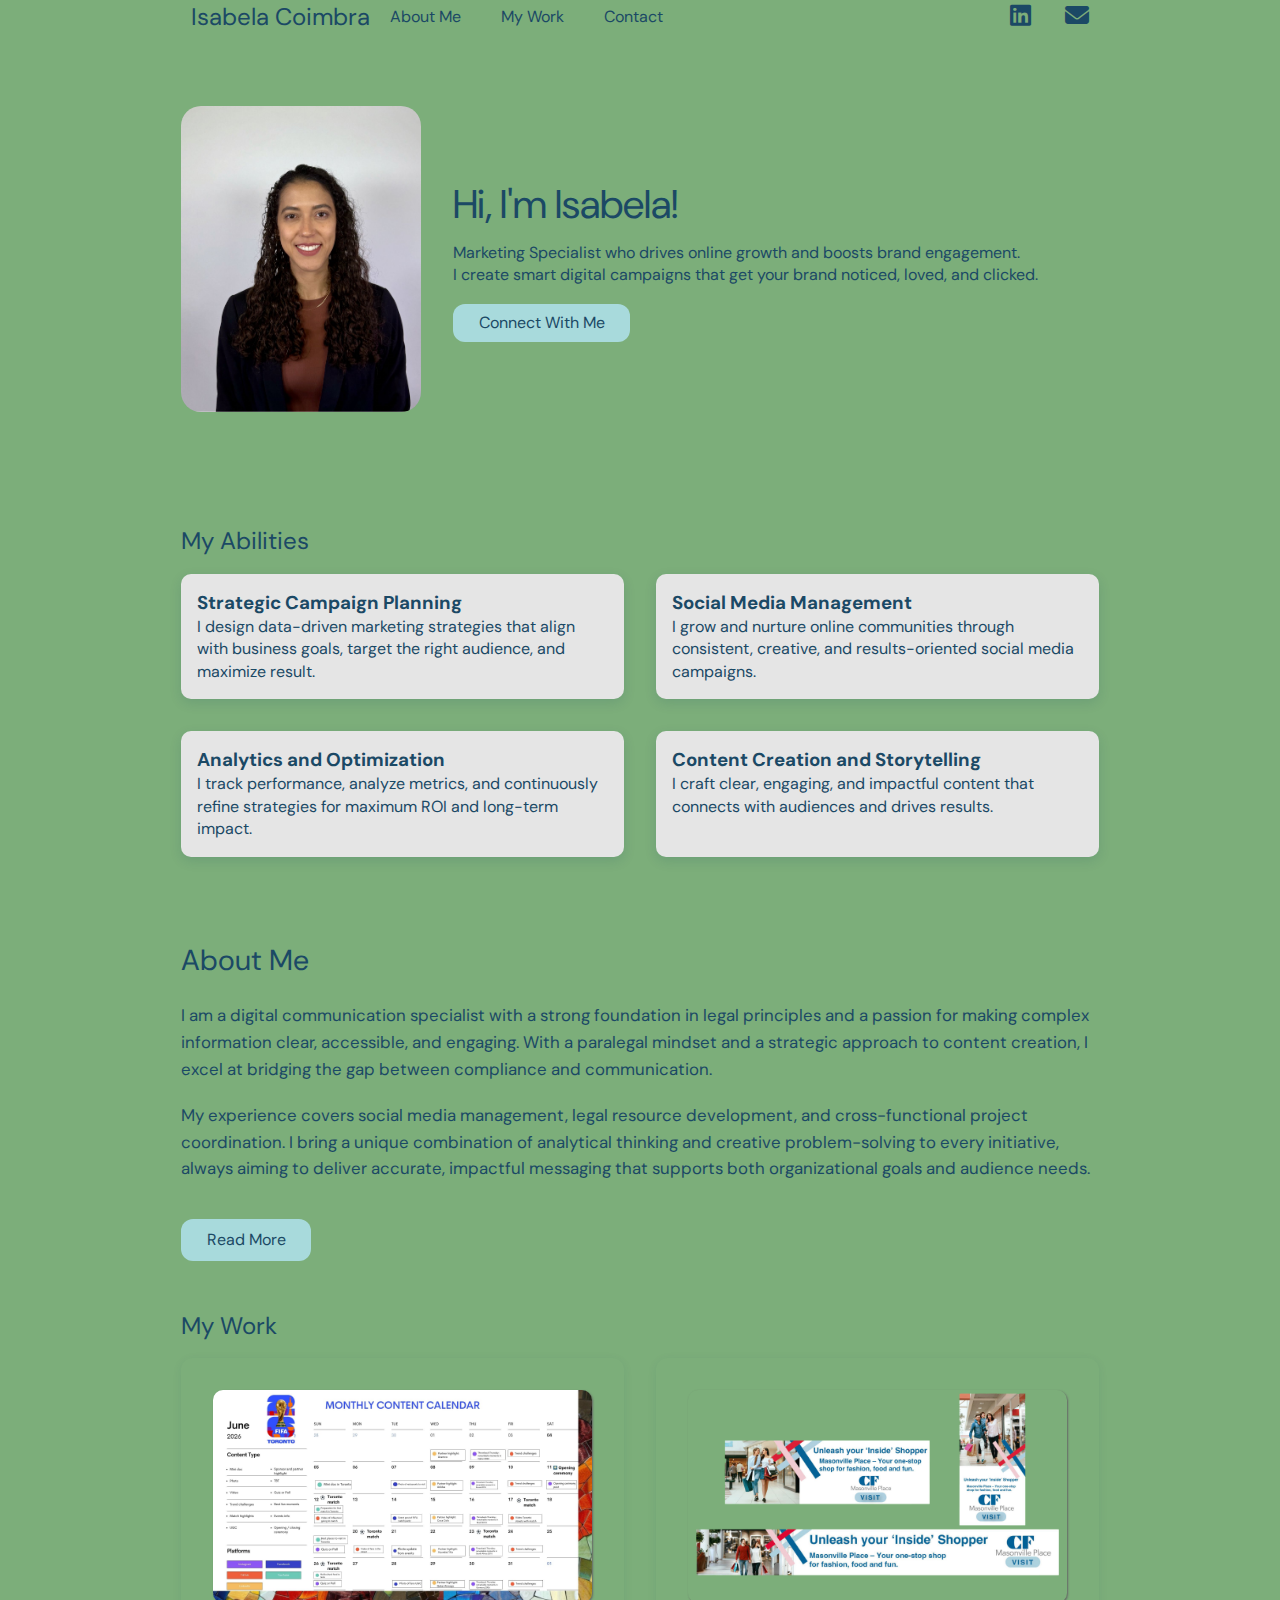
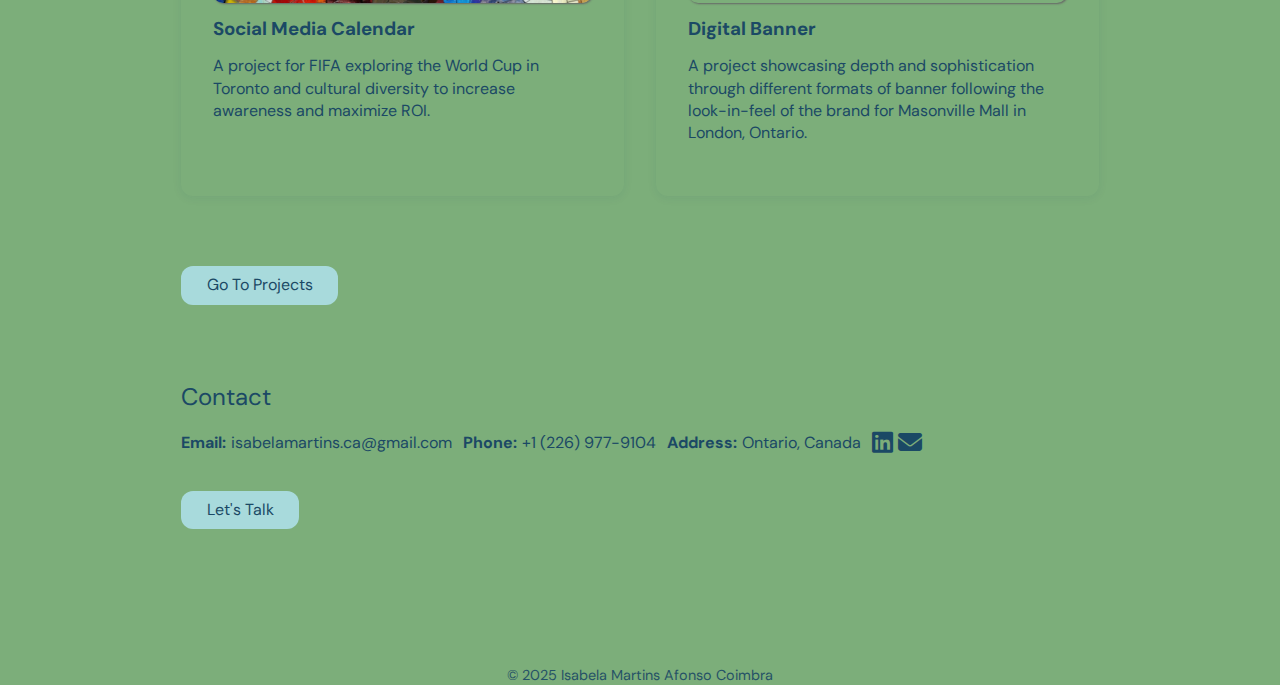
<file: index.html>
<!DOCTYPE html>
<html lang="en">

<head>
    <meta charset="UTF-8" />
    <meta name="viewport" content="width=device-width, initial-scale=1" />
    <title>Isabela Coimbra | Portfolio</title>
    <link href="https://fonts.googleapis.com/css2?family=DM+Sans:wght@400&display=swap" rel="stylesheet" />
    <link rel="stylesheet" href="https://cdnjs.cloudflare.com/ajax/libs/font-awesome/6.4.0/css/all.min.css" />
    <link rel="stylesheet" href="style.css" />
</head>

<body>
    <header class="container">
        <nav class="menu">
            <a href="index.html" class="logo">Isabela Coimbra</a>
            <ul class="nav-links">
                <li><a href="about-me.html">About Me</a></li>
                <li><a href="work.html">My Work</a></li>
                <li><a href="contact.html">Contact</a></li>
            </ul>
            <div class="social-icons">
                <a href="https://www.linkedin.com/in/isabelaafonsocoimbra/" target="_blank" aria-label="LinkedIn">
                    <i class="fab fa-linkedin"></i>
                </a>
                <a href="mailto:isabelamartins.ca@gmail.com" aria-label="Email">
                    <i class="fas fa-envelope"></i>
                </a>
            </div>
        </nav>
    </header>

    <main class="container">
        <section class="hero">
            <img src="assets/images/profile.jpg" alt="Perfil Isabela" class="profile-pic" />
            <div class="hero-text">
                <h1>Hi, I'm Isabela!</h1>
                <p>Marketing Specialist who drives online growth and boosts brand engagement.</p>
                <p>I create smart digital campaigns that get your brand noticed, loved, and clicked.</p>
                <a href="https://www.linkedin.com/in/isabelaafonsocoimbra/" target="_blank" class="btn">Connect With
                    Me</a>
            </div>
        </section>

        <section class="abilities">
            <h2 class="ability">My Abilities</h2>
            <div class="ability-cards">
                <article class="ability-card">
                    <h3>Strategic Campaign Planning</h3>
                    <p>I design data-driven marketing strategies that align with business goals, target the right
                        audience, and maximize result.</p>
                </article>

                <article class="ability-card">
                    <h3>Social Media Management</h3>
                    <p>I grow and nurture online communities through consistent, creative, and results-oriented social
                        media campaigns.</p>
                </article>

                <article class="ability-card">
                    <h3>Analytics and Optimization</h3>
                    <p>I track performance, analyze metrics, and continuously refine strategies for maximum ROI and
                        long-term impact.</p>
                </article>

                <article class="ability-card">
                    <h3>Content Creation and Storytelling</h3>
                    <p>I craft clear, engaging, and impactful content that connects with audiences and drives results.
                    </p>
                </article>
            </div>
        </section>

        <section class="about-me">
            <h2>About Me</h2>
            <p>
                I am a digital communication specialist with a strong foundation in legal principles and a passion for
                making complex information clear, accessible, and engaging. With a paralegal mindset and a strategic
                approach to content creation, I excel at bridging the gap between compliance and communication.
            </p>
            <p></p>
            <p>
                My experience covers social media management, legal resource development, and cross-functional project
                coordination. I bring a unique combination of analytical thinking and creative problem-solving to every
                initiative, always aiming to deliver accurate, impactful messaging that supports both organizational
                goals and audience needs.
            </p>
            <a href="about-me.html" class="btn-small">Read More</a>
        </section>

        <section class="my-work">
            <h2>My Work</h2>
            <div class="work-row">
                <div class="work-item">
                    <img src="assets/images/social-media-calendar.jpg" alt="Social Media Calendar" />
                    <h3>Social Media Calendar</h3>
                    <p>A project for FIFA exploring the World Cup in Toronto and cultural diversity to increase
                        awareness and maximize ROI.</p>
                </div>
                <div class="work-item">
                    <img src="assets/images/digital-banner.png" alt="Digital Banner" class="bg-match" />
                    <h3>Digital Banner</h3>
                    <p>A project showcasing depth and sophistication through different formats of banner following the
                        look-in-feel of the brand for Masonville Mall in London, Ontario.</p>
                </div>
            </div>
            <a href="work.html" class="btn-small">Go To Projects</a>
        </section>
    </main>

    <footer class="container footer">
        <section class="contact-footer">
            <h2>Contact</h2>
            <ul class="contact-list">
                <li><strong>Email:</strong> <a href="mailto:isabelamartins.ca@gmail.com">isabelamartins.ca@gmail.com</a>
                </li>
                <li><strong>Phone:</strong> <a href="tel:+12269779104">+1 (226) 977-9104</a></li>
                <li><strong>Address:</strong> <a href="https://goo.gl/maps/x" target="_blank">Ontario, Canada</a></li>
                <li class="contact-social">
                    <a href="https://www.linkedin.com/in/isabelaafonsocoimbra/" target="_blank" aria-label="LinkedIn">
                        <i class="fab fa-linkedin"></i>
                    </a>
                    <a href="mailto:isabelamartins.ca@gmail.com" aria-label="Email">
                        <i class="fas fa-envelope"></i>
                    </a>
                </li>
            </ul>
            <a href="contact.html" class="btn-small">Let's Talk</a>
        </section>
        <div class="footer-bottom">
            <p>© 2025 Isabela Martins Afonso Coimbra</p>
        </div>
    </footer>
</body>

</html>
</file>
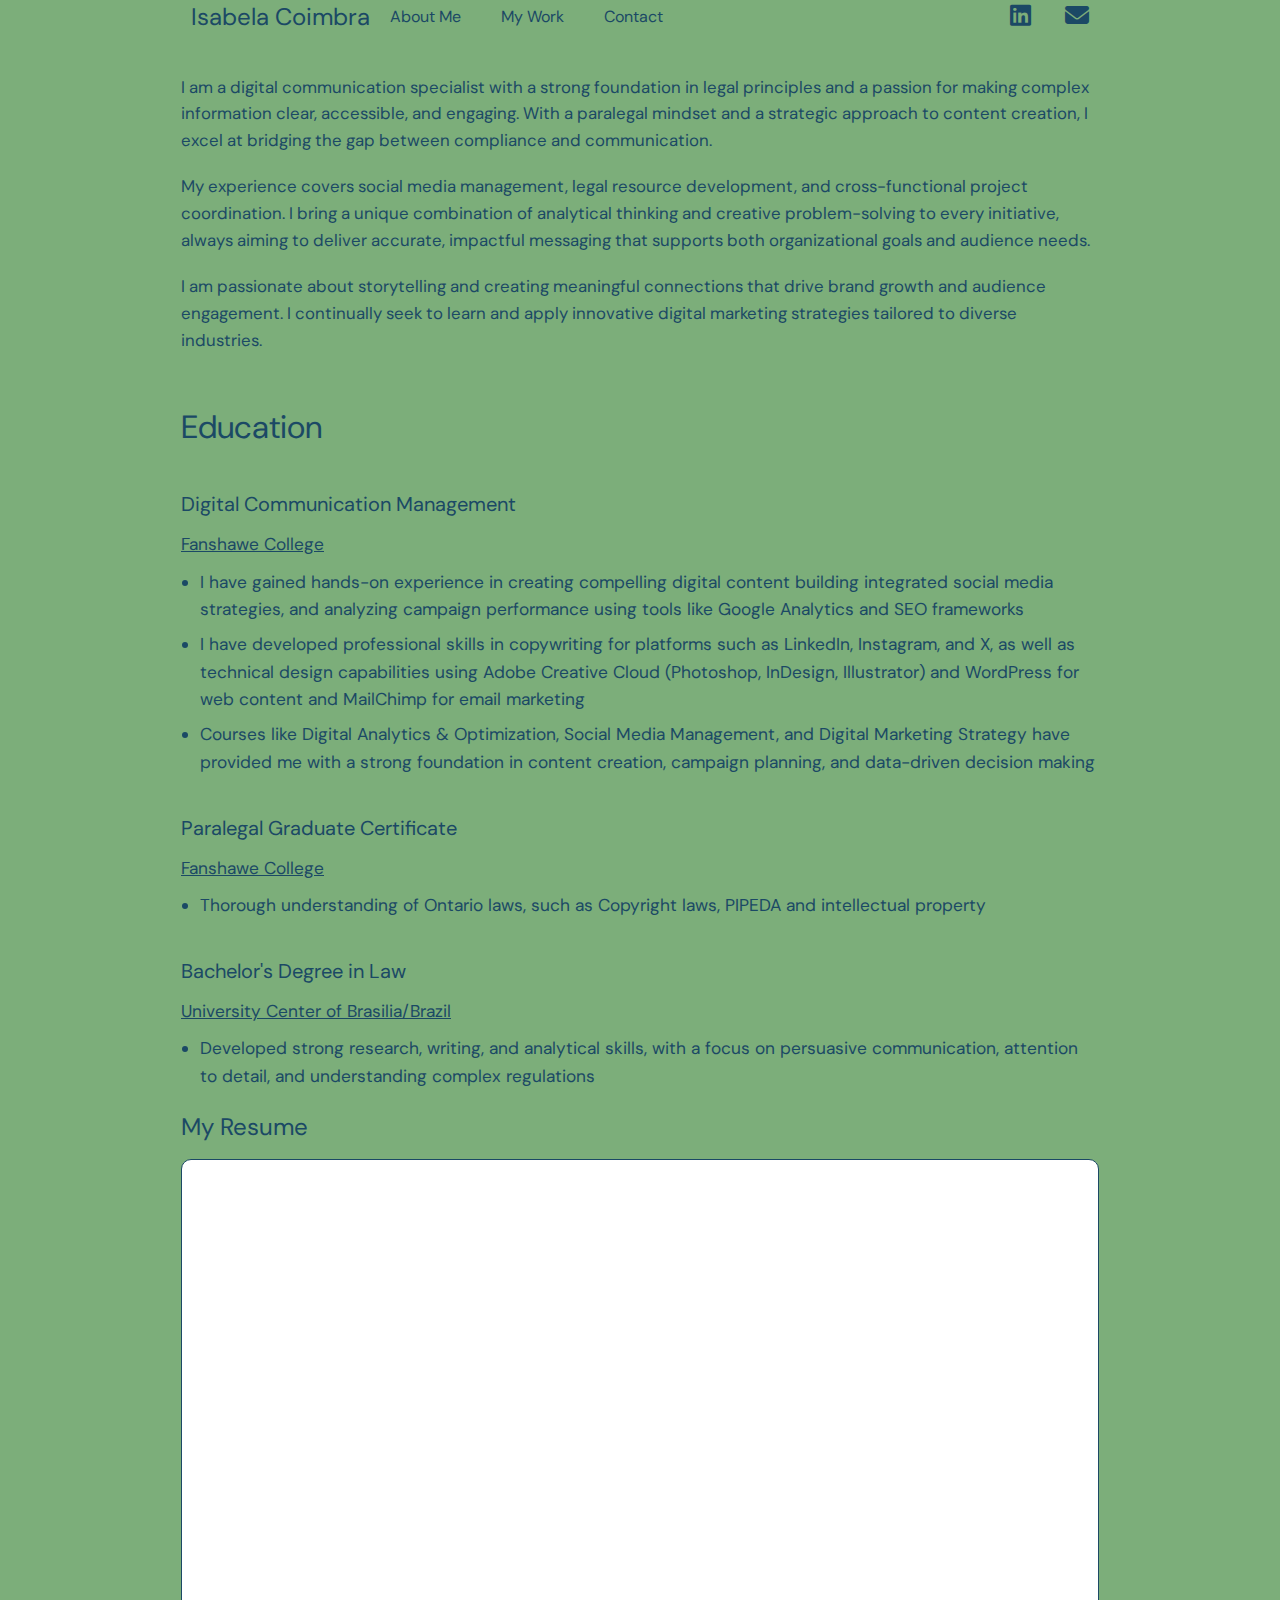
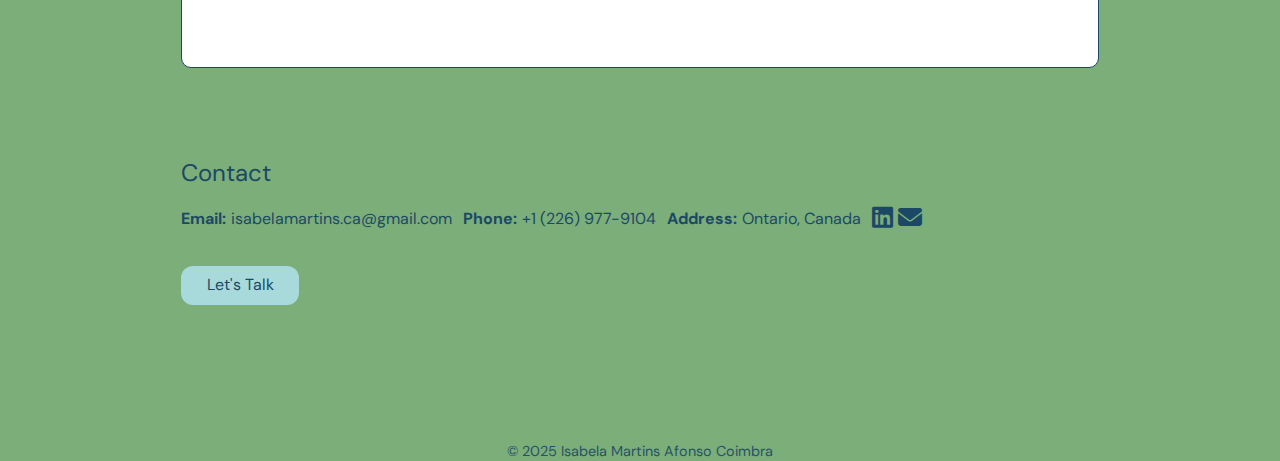
<file: about-me.html>
<!DOCTYPE html>
<html lang="en">

<head>
  <meta charset="UTF-8" />
  <meta name="viewport" content="width=device-width, initial-scale=1" />
  <title>About Me | Isabela Coimbra</title>
  <link href="https://fonts.googleapis.com/css2?family=DM+Sans:wght@400&display=swap" rel="stylesheet" />
  <link rel="stylesheet" href="https://cdnjs.cloudflare.com/ajax/libs/font-awesome/6.4.0/css/all.min.css" />
  <link rel="stylesheet" href="style.css" />
</head>

<body>
  <header class="container">
    <nav class="menu">
      <a href="index.html" class="logo">Isabela Coimbra</a>
      <ul class="nav-links">
        <li><a href="about-me.html" aria-current="page">About Me</a></li>
        <li><a href="work.html">My Work</a></li>
        <li><a href="contact.html">Contact</a></li>
      </ul>
      <div class="social-icons">
        <a href="https://www.linkedin.com/in/isabelaafonsocoimbra/" target="_blank" aria-label="LinkedIn">
          <i class="fab fa-linkedin"></i>
        </a>
        <a href="mailto:isabelamartins.ca@gmail.com" aria-label="Email">
          <i class="fas fa-envelope"></i>
        </a>
      </div>
    </nav>
  </header>

  <main class="container">
    <section class="about-me">
      <p>
        I am a digital communication specialist with a strong foundation in legal principles and a passion for making
        complex information clear, accessible, and engaging. With a paralegal mindset and a strategic approach to
        content creation, I excel at bridging the gap between compliance and communication.
      </p>
      <p></p>
      <p>
        My experience covers social media management, legal resource development, and cross-functional project
        coordination. I bring a unique combination of analytical thinking and creative problem-solving to every
        initiative, always aiming to deliver accurate, impactful messaging that supports both organizational goals and
        audience needs.
      </p>
      <p></p>
      <p>
        I am passionate about storytelling and creating meaningful connections that drive brand growth and audience
        engagement. I continually seek to learn and apply innovative digital marketing strategies tailored to diverse
        industries.
      </p>
    </section>
    <section class="education">
      <h2>Education</h2>
      <div>
        <h3>Digital Communication Management</h3>
        <p>
          <a href="https://www.fanshaweonline.ca/" target="_blank" aria-label="Fanshawe College">
            Fanshawe College
          </a>
        </p>
        <ul>
          <li>
            I have gained hands-on experience in creating compelling digital content building integrated social media
            strategies, and analyzing campaign performance using tools like Google Analytics and SEO frameworks
          </li>
          <li>
            I have developed professional skills in copywriting for platforms such as LinkedIn, Instagram, and X, as
            well
            as technical design capabilities using Adobe Creative Cloud (Photoshop, InDesign, Illustrator) and WordPress
            for web content and MailChimp for email marketing
          </li>
          <li>
            Courses like Digital Analytics & Optimization, Social Media Management, and Digital Marketing Strategy have
            provided me with a strong foundation in content creation, campaign planning, and data-driven decision making
          </li>
        </ul>
        <h3>Paralegal Graduate Certificate</h3>
        <p>
          <a href="https://www.fanshaweonline.ca/" target="_blank" aria-label="Fanshawe College">
            Fanshawe College
          </a>
        </p>
        <ul>
          <li>
            Thorough understanding of Ontario laws, such as Copyright laws, PIPEDA and intellectual property
          </li>
        </ul>
        <h3>Bachelor's Degree in Law</h3>
        <p>
          <a href="https://www.uniceub.br/" target="_blank" aria-label="University Center of Brasilia">
            University Center of Brasilia/Brazil
          </a>
        </p>
        <ul>
          <li>
            Developed strong research, writing, and analytical skills, with a focus on persuasive communication,
            attention
            to detail, and understanding complex regulations
          </li>
        </ul>

      </div>
    </section>
    <section class="resume-section">
      <h2>My Resume</h2>
      <div class="pdf-viewer">
        <iframe src="public/resume-isabela.pdf" width="100%" height="500px" frameborder="0"></iframe>
      </div>
    </section>
  </main>
  <footer class="container footer">
    <section class="contact-footer">
      <h2>Contact</h2>
      <ul class="contact-list">
        <li><strong>Email:</strong> <a href="mailto:isabelamartins.ca@gmail.com">isabelamartins.ca@gmail.com</a>
        </li>
        <li><strong>Phone:</strong> <a href="tel:+12269779104">+1 (226) 977-9104</a></li>
        <li><strong>Address:</strong> <a href="https://goo.gl/maps/x" target="_blank">Ontario, Canada</a></li>
        <li class="contact-social">
          <a href="https://www.linkedin.com/in/isabelaafonsocoimbra/" target="_blank" aria-label="LinkedIn">
            <i class="fab fa-linkedin"></i>
          </a>
          <a href="mailto:isabelamartins.ca@gmail.com" aria-label="Email">
            <i class="fas fa-envelope"></i>
          </a>
        </li>
      </ul>
      <a href="contact.html" class="btn-small">Let's Talk</a>
    </section>
    <div class="footer-bottom">
      <p>© 2025 Isabela Martins Afonso Coimbra</p>
    </div>
  </footer>
</body>

</html>
</file>
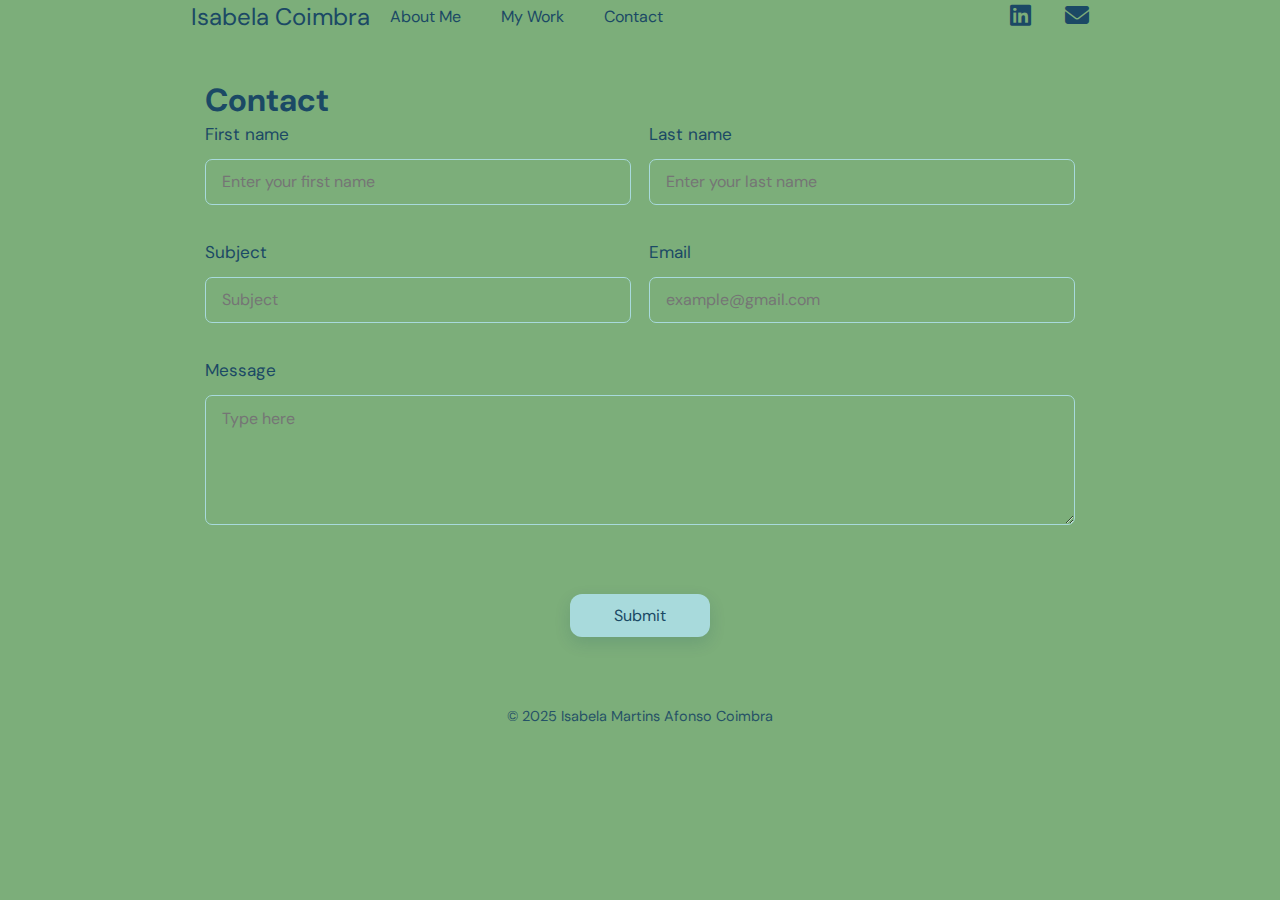
<file: contact.html>
<!DOCTYPE html>
<html lang="en">
<head>
  <meta charset="UTF-8" />
  <meta name="viewport" content="width=device-width, initial-scale=1" />
  <title>Contact | Isabela Coimbra</title>
  <link href="https://fonts.googleapis.com/css2?family=DM+Sans:wght@400&display=swap" rel="stylesheet" />
  <link rel="stylesheet" href="https://cdnjs.cloudflare.com/ajax/libs/font-awesome/6.4.0/css/all.min.css" />
  <link rel="stylesheet" href="style.css" />
</head>
<body>
  <header class="container">
    <nav class="menu">
      <a href="index.html" class="logo">Isabela Coimbra</a>
      <ul class="nav-links">
        <li><a href="about-me.html">About Me</a></li>
        <li><a href="work.html">My Work</a></li>
        <li><a href="contact.html" aria-current="page">Contact</a></li>
      </ul>
      <div class="social-icons">
        <a href="https://www.linkedin.com/in/isabelaafonsocoimbra/" target="_blank" aria-label="LinkedIn">
          <i class="fab fa-linkedin"></i>
        </a>
        <a href="mailto:isabelamartins.ca@gmail.com" aria-label="Email">
          <i class="fas fa-envelope"></i>
        </a>
      </div>
    </nav>
  </header>

  <main class="container">
    <section class="contact-form-section">
      <h1>Contact</h1>
      <form id="contact-form" class="contact-form" method="POST">
        <div class="form-row">
          <div class="form-group">
            <label for="first-name">First name</label>
            <input type="text" id="first-name" name="first-name" placeholder="Enter your first name" required />
          </div>
          <div class="form-group">
            <label for="last-name">Last name</label>
            <input type="text" id="last-name" name="last-name" placeholder="Enter your last name" required />
          </div>
        </div>
        <div class="form-row">
          <div class="form-group">
            <label for="subject">Subject</label>
            <input type="text" id="subject" name="subject" placeholder="Subject" required />
          </div>
          <div class="form-group">
            <label for="email">Email</label>
            <input type="email" id="email" name="email" placeholder="example@gmail.com" required />
          </div>
        </div>
        <div class="form-row">
          <div class="form-group full-width">
            <label for="message">Message</label>
            <textarea id="message" name="message" placeholder="Type here" rows="5" required></textarea>
          </div>
        </div>
        <button type="submit" class="btn">Submit</button>
      </form>
      <div id="form-success" style="display:none; color:#1B4965; margin-top:1.2rem; font-weight: 600;">
        Message sent successfully!
      </div>
    </section>
  </main>

  <footer class="container footer">
    <div class="footer-bottom">
      <p>© 2025 Isabela Martins Afonso Coimbra</p>
    </div>
  </footer>

  <script>
    document.getElementById('contact-form').addEventListener('submit', function(e) {
      e.preventDefault();
      const form = e.target;
      const data = new FormData(form);

      fetch('https://formspree.io/f/xqadwear', {
        method: 'POST',
        body: data,
        headers: { 'Accept': 'application/json' }
      })
      .then(response => {
        if (response.ok) {
          form.style.display = 'none';
          document.getElementById('form-success').style.display = 'block';
        } else {
          alert('Error submitting the form. Please try again.');
        }
      })
      .catch(() => alert('Error submitting the form. Please try again.'));
    });
  </script>
</body>
</html>
</file>
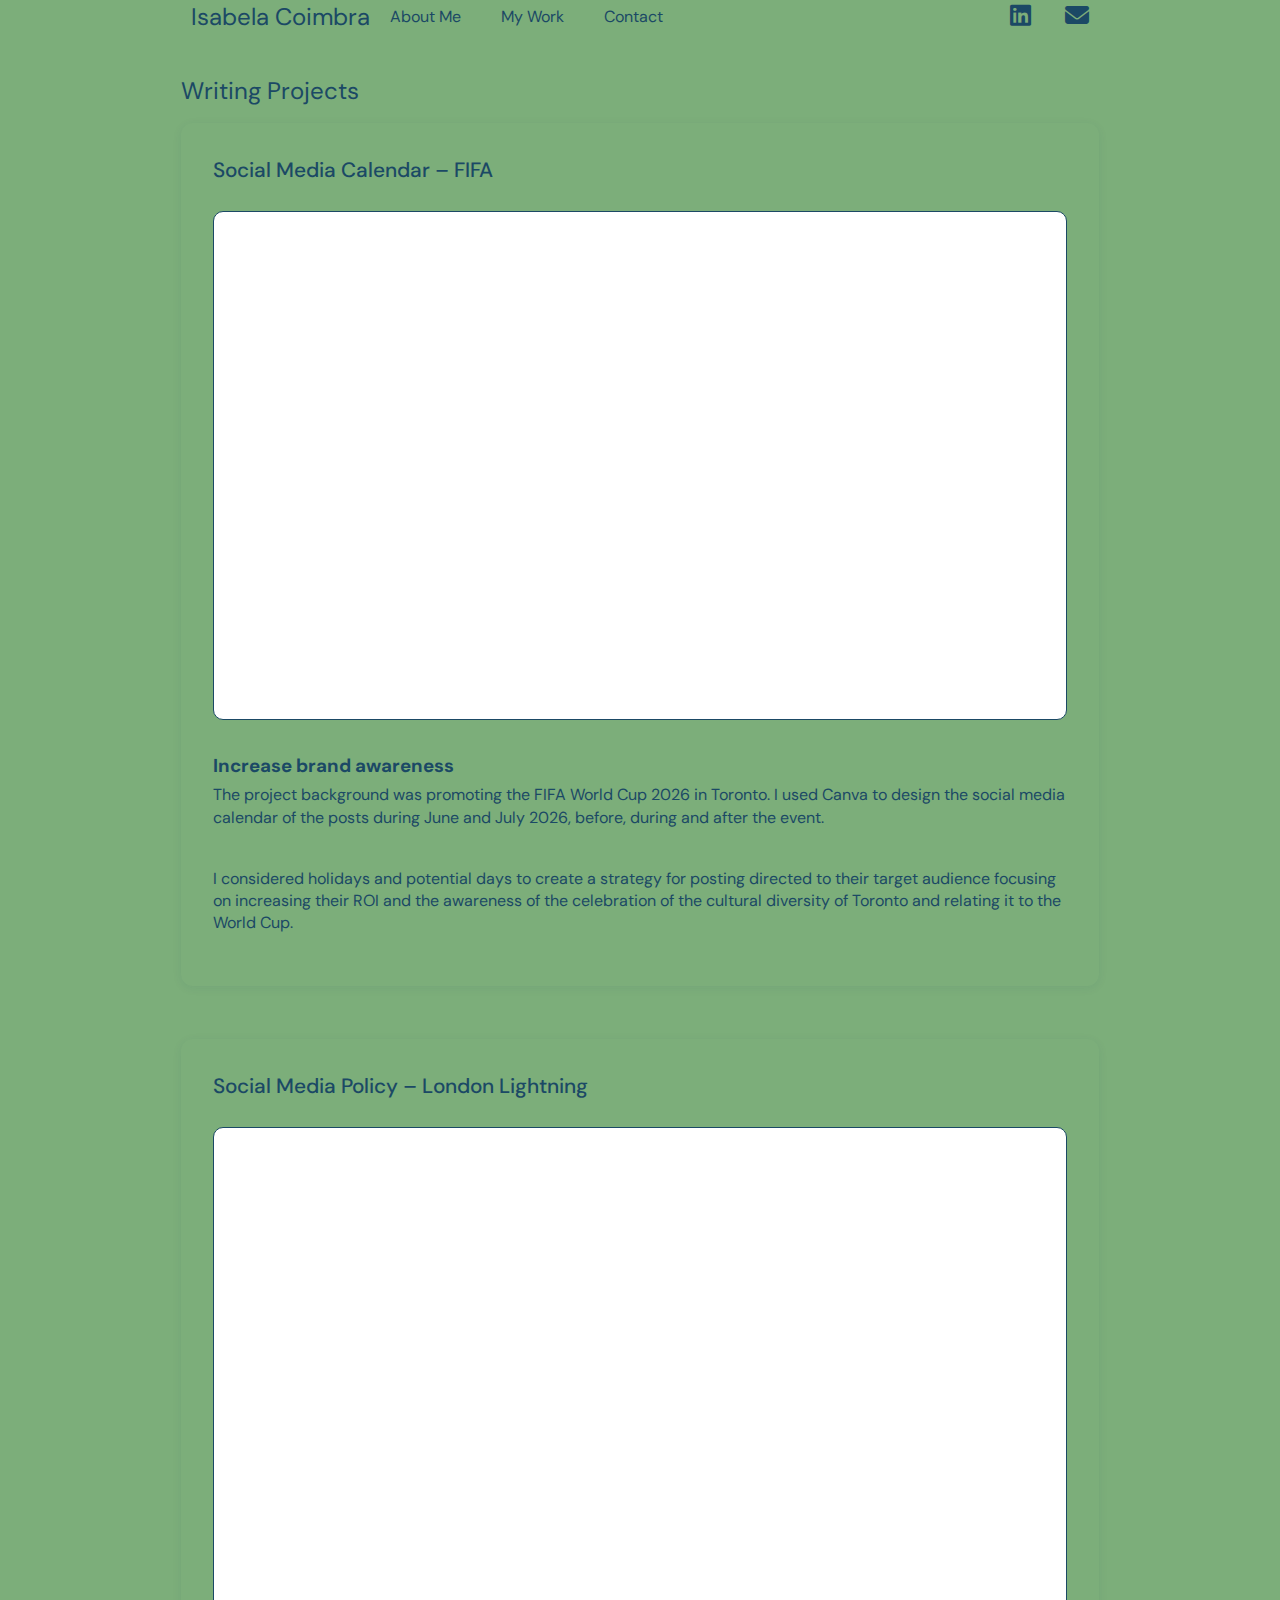
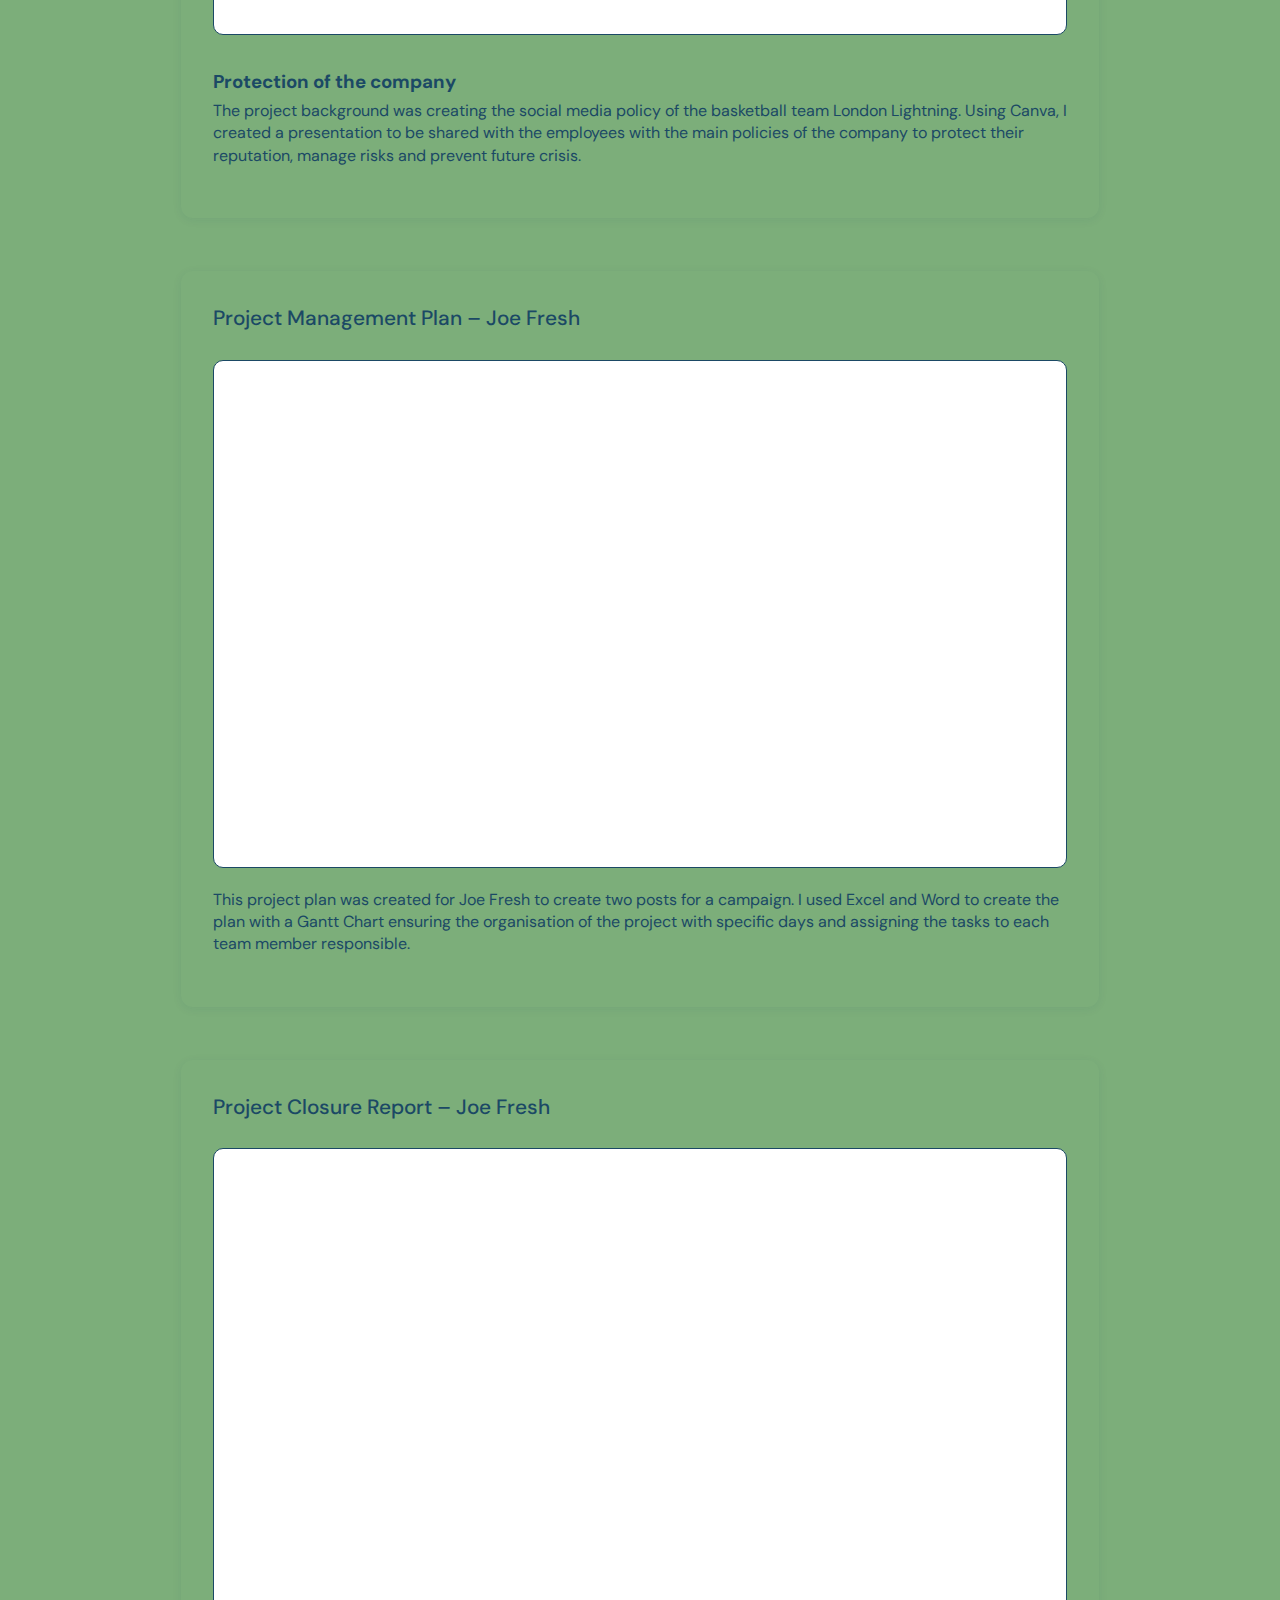
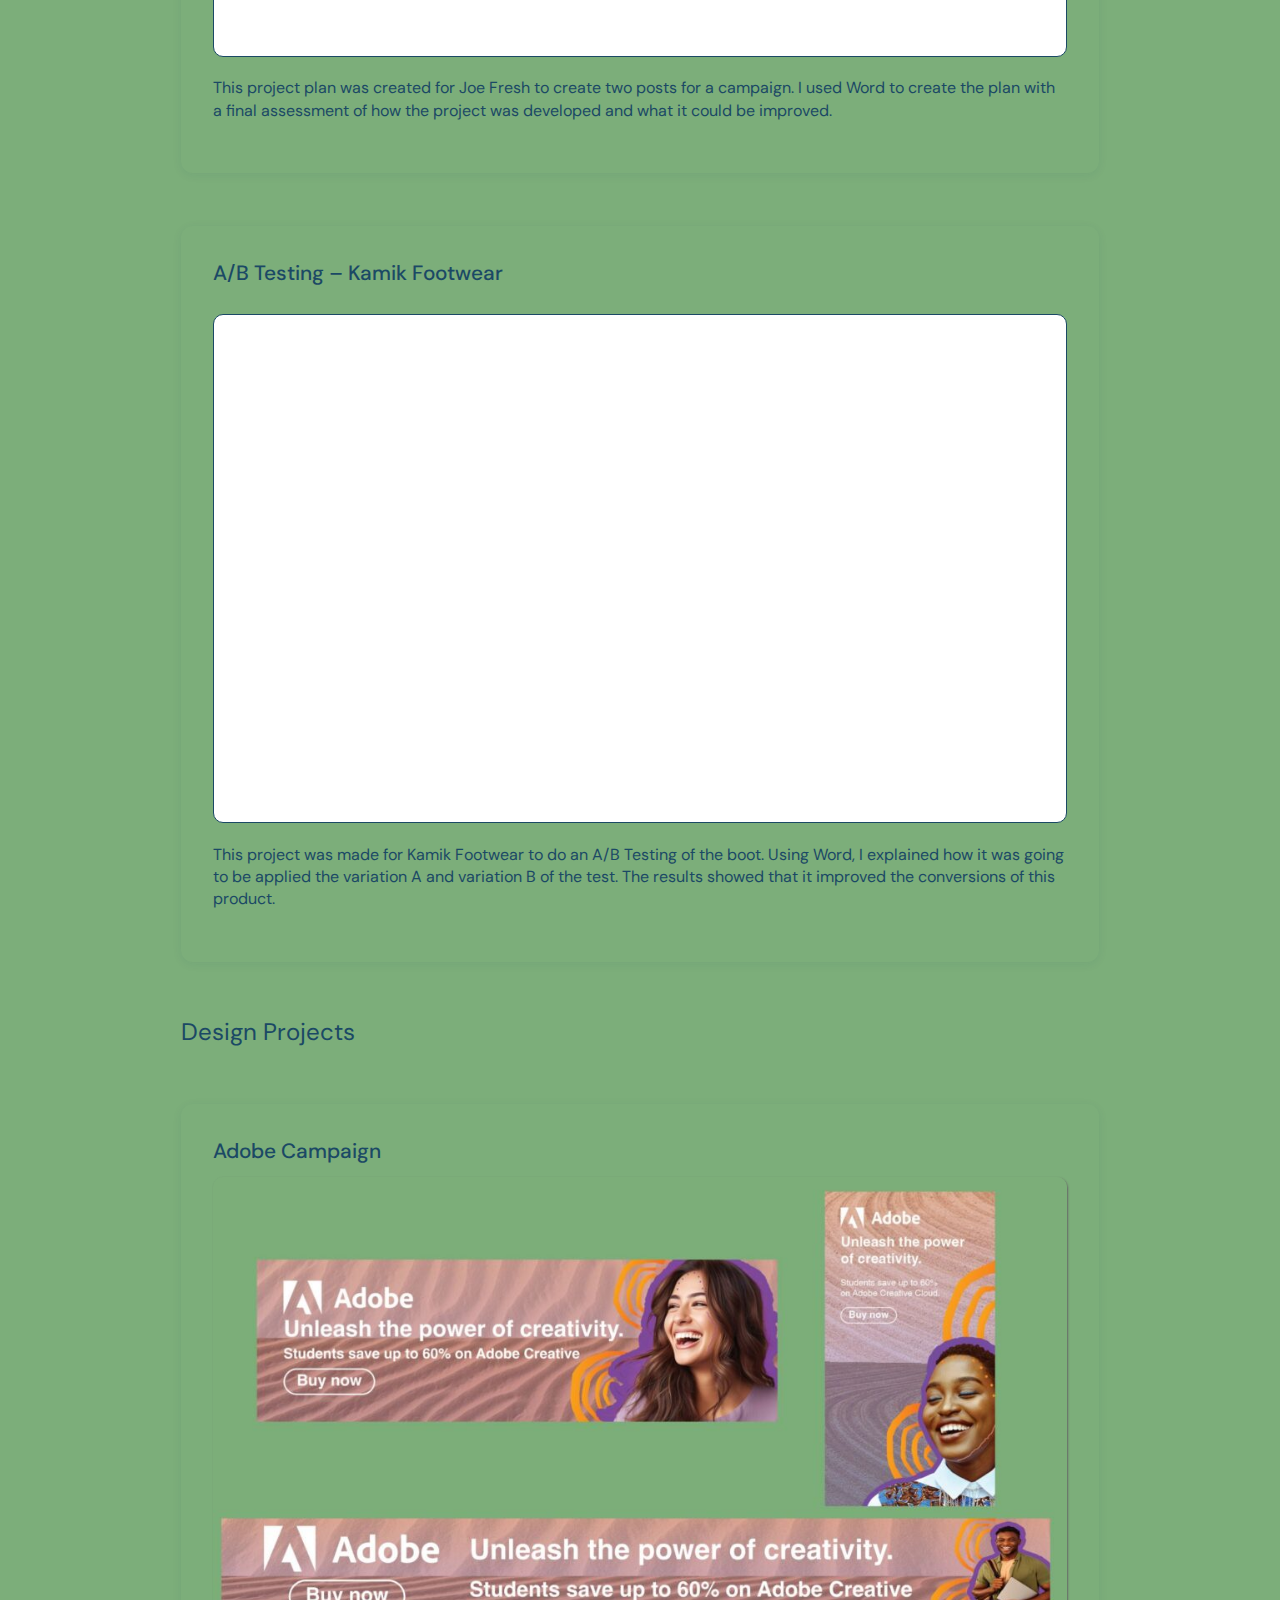
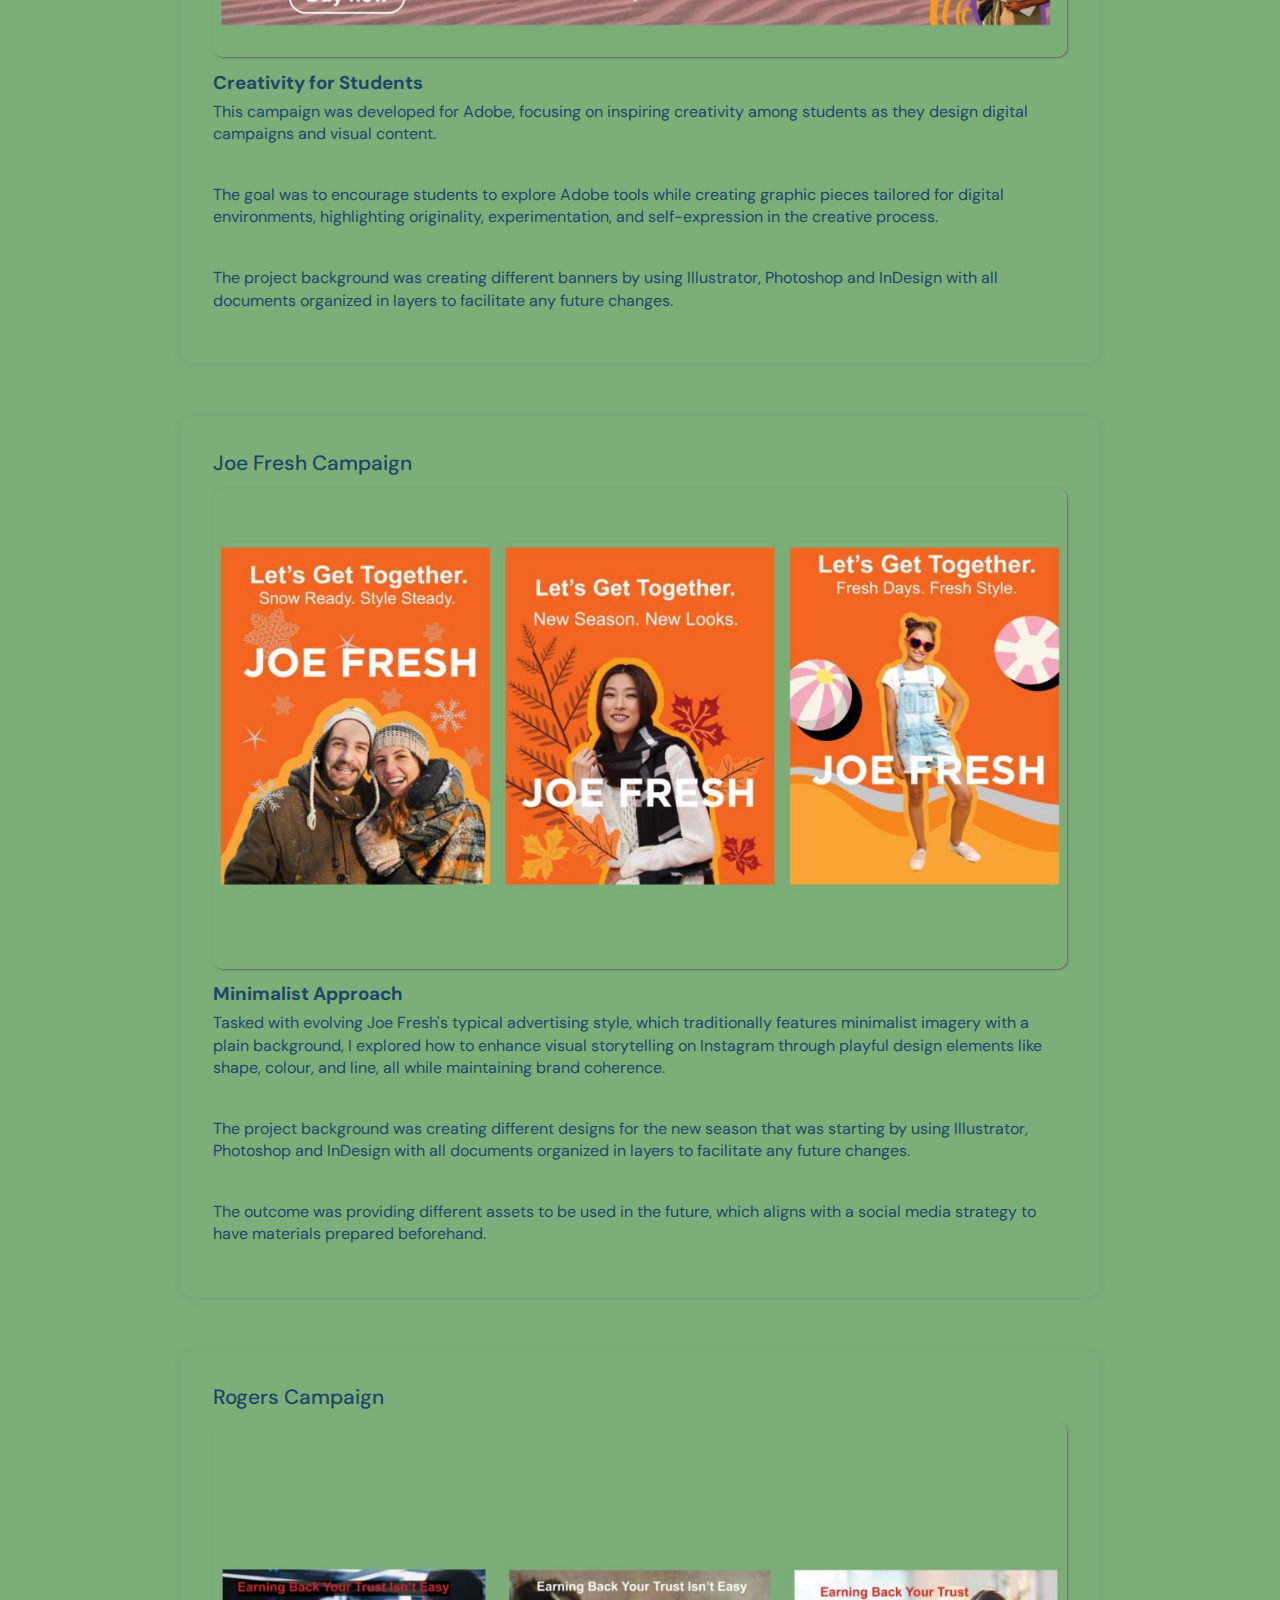
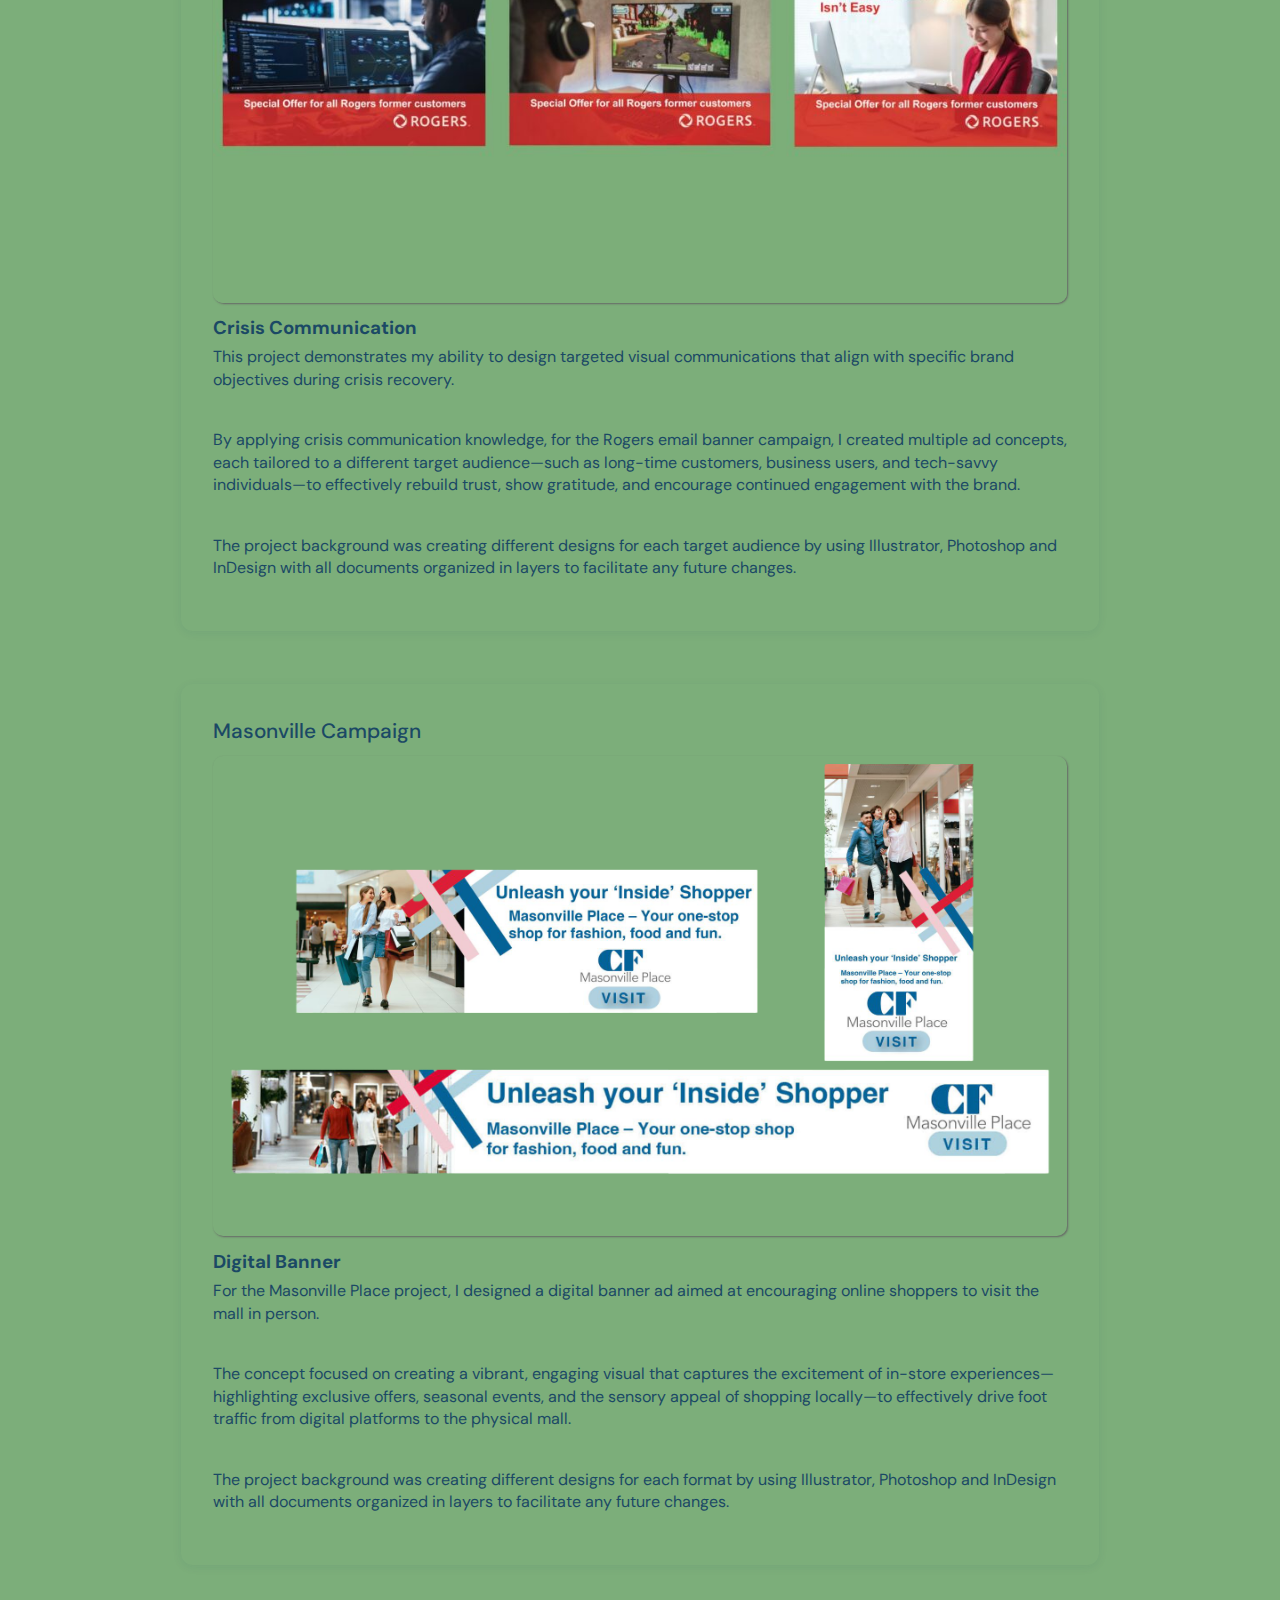
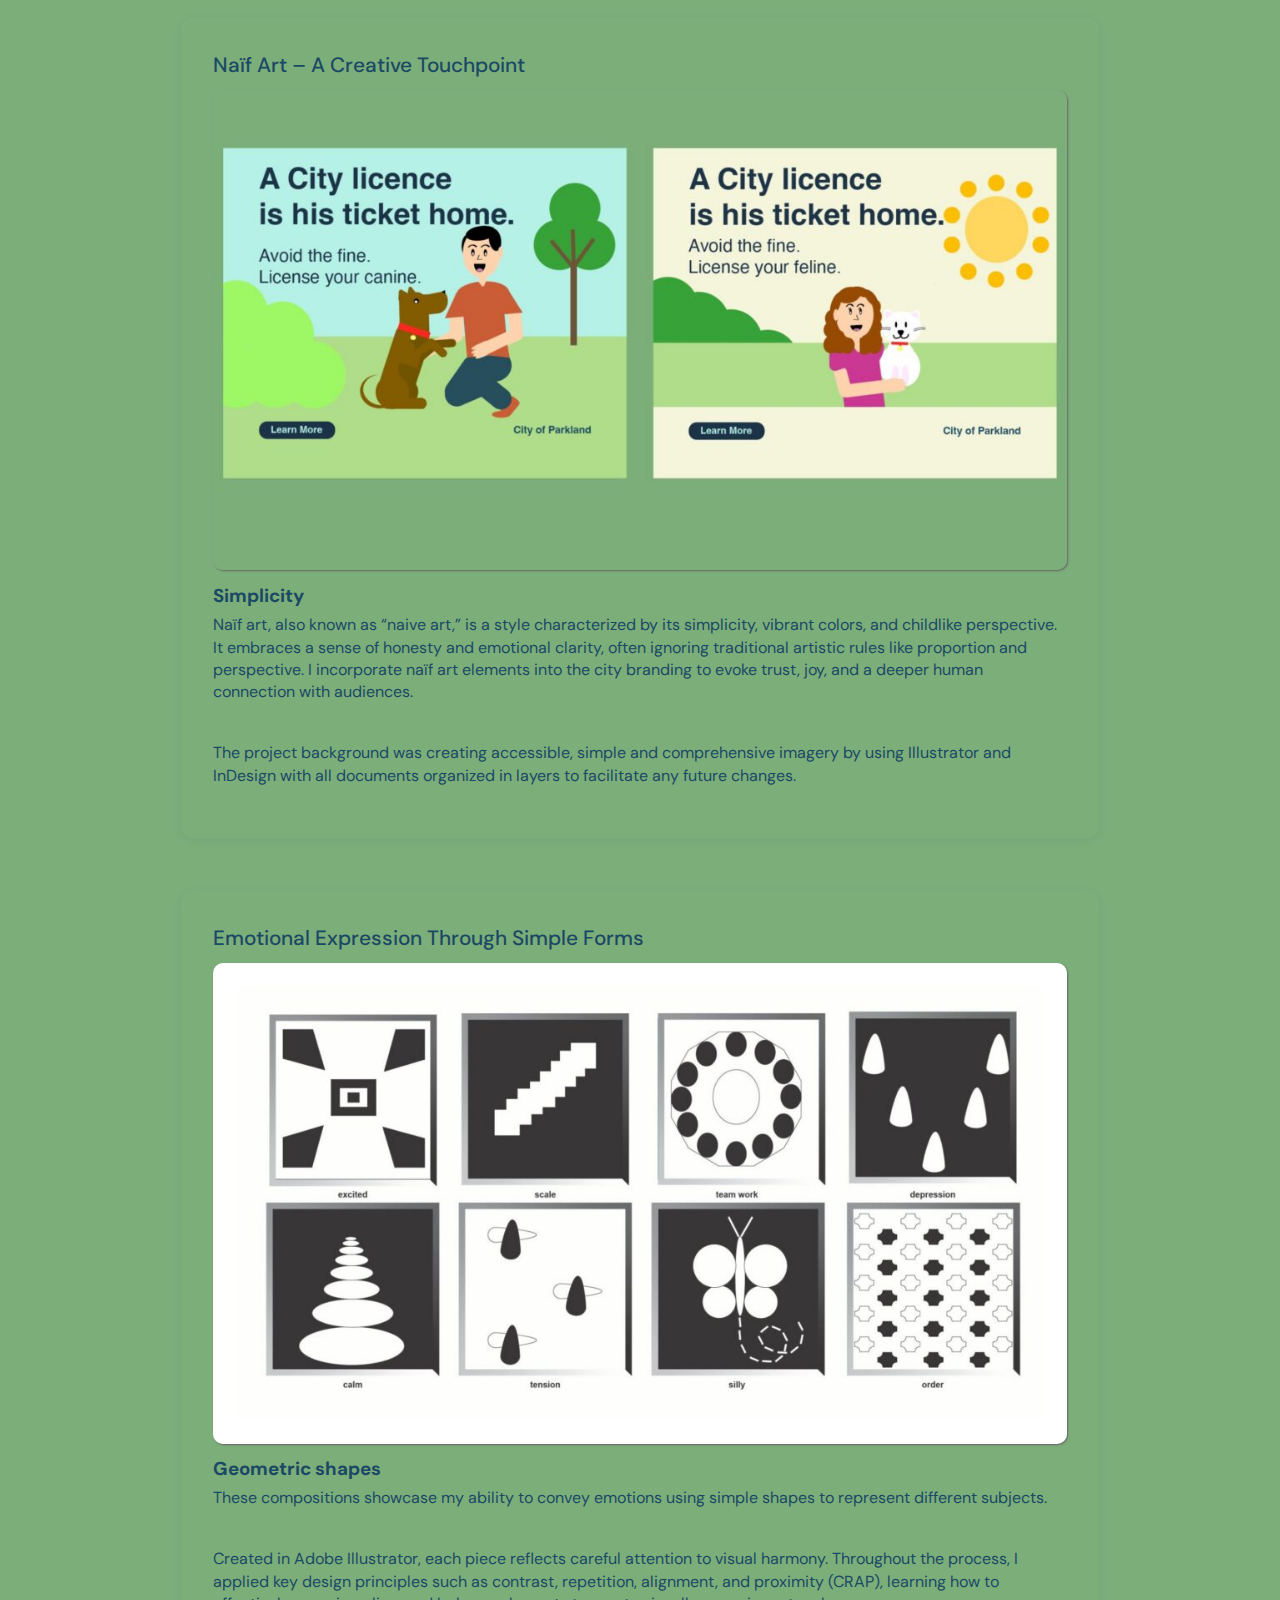
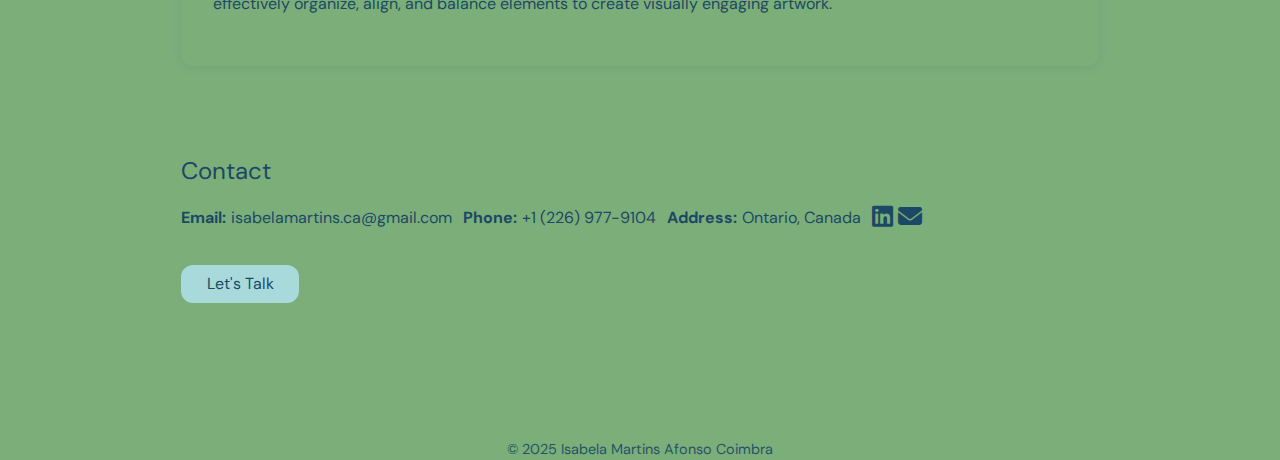
<file: work.html>
<!DOCTYPE html>
<html lang="en">

<head>
    <meta charset="UTF-8" />
    <meta name="viewport" content="width=device-width, initial-scale=1" />
    <title>My Work | Isabela Coimbra</title>
    <link href="https://fonts.googleapis.com/css2?family=DM+Sans:wght@400&display=swap" rel="stylesheet" />
    <link rel="stylesheet" href="https://cdnjs.cloudflare.com/ajax/libs/font-awesome/6.4.0/css/all.min.css" />
    <link rel="stylesheet" href="style.css" />
</head>

<body>
    <header class="container">
        <nav class="menu">
            <a href="index.html" class="logo">Isabela Coimbra</a>
            <ul class="nav-links">
                <li><a href="about-me.html">About Me</a></li>
                <li><a href="work.html" aria-current="page">My Work</a></li>
                <li><a href="contact.html">Contact</a></li>
            </ul>
            <div class="social-icons">
                <a href="https://www.linkedin.com/in/isabelaafonsocoimbra/" target="_blank" aria-label="LinkedIn">
                    <i class="fab fa-linkedin"></i>
                </a>
                <a href="mailto:isabelamartins.ca@gmail.com" aria-label="Email">
                    <i class="fas fa-envelope"></i>
                </a>
            </div>
        </nav>
    </header>

    <main class="container">
        <section class="my-work">
            <h2>Writing Projects</h2>
            <div class="work-projects">

                <!-- Exemplo de projeto usando PDF incorporado -->
                <article class="work-item">
                    <h2>Social Media Calendar – FIFA</h2>
                    <div class="pdf-viewer">
                        <iframe src="public/social-media-calendar.pdf" width="100%" height="500px"
                            frameborder="0"></iframe>
                    </div>
                    <h3>Increase brand awareness</h3>
                    <p>
                        The project background was promoting the FIFA World Cup 2026 in Toronto. I used Canva to design
                        the social media calendar of the posts during June and July 2026, before, during and after the
                        event.
                    </p>
                    <p></p>
                    <p>
                        I considered holidays and potential days to create a strategy for posting directed to their
                        target audience focusing on increasing their ROI and the awareness of the celebration of the
                        cultural
                        diversity of Toronto and relating it to the World Cup.
                    </p>
                </article>

                <article class="work-item">
                    <h2>Social Media Policy – London Lightning</h2>
                    <div class="pdf-viewer">
                        <iframe src="public/social-media-policy.pdf" width="100%" height="500px"
                            frameborder="0"></iframe>
                    </div>
                    <h3>Protection of the company</h3>
                    <p>
                        The project background was creating the social media policy of the basketball team London
                        Lightning. Using Canva, I created a presentation to be shared with the employees with the main
                        policies of the company to protect their reputation, manage risks and prevent future crisis.
                    </p>
                </article>

                <article class="work-item">
                    <h2>Project Management Plan – Joe Fresh</h2>
                    <div class="pdf-viewer">
                        <iframe src="public/project-plan.pdf" width="100%" height="500px" frameborder="0"></iframe>
                    </div>
                    <p>
                        This project plan was created for Joe Fresh to create two posts for a campaign. I used Excel
                        and Word to create the plan with a Gantt Chart ensuring the organisation of the project with
                        specific days and assigning the tasks to each team member responsible.
                    </p>
                </article>

                <article class="work-item">
                    <h2>Project Closure Report – Joe Fresh</h2>
                    <div class="pdf-viewer">
                        <iframe src="public/project-closure-report.pdf" width="100%" height="500px"
                            frameborder="0"></iframe>
                    </div>
                    <p>
                        This project plan was created for Joe Fresh to create two posts for a campaign. I used Word
                        to create the plan with a final assessment of how the project was developed and what it could be
                        improved.
                    </p>
                </article>

                <article class="work-item">
                    <h2>A/B Testing – Kamik Footwear</h2>
                    <div class="pdf-viewer">
                        <iframe src="public/ab-testing.pdf" width="100%" height="500px" frameborder="0"></iframe>
                    </div>
                    <p>
                        This project was made for Kamik Footwear to do an A/B Testing of the boot. Using Word, I
                        explained how it
                        was going to be applied the variation A and variation B of the test. The results showed that it
                        improved
                        the conversions of this product.
                    </p>
                </article>

                <h2>Design Projects</h2>

                <article class="work-item">
                    <h2>Adobe Campaign</h2>
                    <img src="assets/images/adobe.jpg" alt="Adobe Campaign" />
                    <h3>Creativity for Students</h3>
                    <p>
                        This campaign was developed for Adobe, focusing on inspiring creativity among students as they
                        design digital
                        campaigns and visual content.
                    </p>
                    <p></p>
                    <p>The goal was to encourage students to explore Adobe tools while creating graphic pieces tailored
                        for digital
                        environments, highlighting originality, experimentation, and self-expression in the creative
                        process.</p>
                    <p></p>
                    <p>The project background was creating different banners by using Illustrator, Photoshop and
                        InDesign with all
                        documents organized in layers to facilitate any future changes.</p>
                </article>

                <article class="work-item">
                    <h2>Joe Fresh Campaign</h2>
                    <img src="assets/images/joe-fresh.jpg" alt="Joe Fresh Campaign" />
                    <h3>Minimalist Approach</h3>
                    <p>
                        Tasked with evolving Joe Fresh's typical advertising style, which traditionally features
                        minimalist imagery with a plain background, I explored
                        how to enhance visual storytelling on Instagram through playful design elements like shape,
                        colour, and line, all while maintaining brand coherence.
                    </p>
                    <p></p>
                    <p>The project background was creating different designs for the new season that was starting by
                        using Illustrator, Photoshop and InDesign with all
                        documents organized in layers to facilitate any future changes.</p>
                    <p></p>
                    <p>The outcome was providing different assets to be used in the future, which aligns with a social
                        media strategy to have materials prepared beforehand.</p>
                </article>

                <article class="work-item">
                    <h2>Rogers Campaign</h2>
                    <img src="assets/images/rogers.jpg" alt="Rogers Campaign" />
                    <h3>Crisis Communication</h3>
                    <p>
                        This project demonstrates my ability to design targeted visual communications that align with
                        specific brand objectives during crisis recovery.
                    </p>
                    <p></p>
                    <p>By applying crisis communication knowledge, for the Rogers email banner campaign, I created
                        multiple ad concepts, each tailored to a different
                        target audience—such as long-time customers, business users, and tech-savvy individuals—to
                        effectively rebuild trust, show gratitude, and encourage
                        continued engagement with the brand.</p>
                    <p></p>
                    <p>The project background was creating different designs for each target audience by using
                        Illustrator, Photoshop and InDesign with all documents
                        organized in layers to facilitate any future changes.</p>
                </article>

                <article class="work-item">
                    <h2>Masonville Campaign</h2>
                    <img src="assets/images/digital-banner.png" alt="Masonville Campaign" />
                    <h3>Digital Banner</h3>
                    <p>
                        For the Masonville Place project, I designed a digital banner ad aimed at encouraging online
                        shoppers to visit the mall in person.
                    </p>
                    <p></p>
                    <p>The concept focused on creating a vibrant, engaging visual that captures the excitement of
                        in-store experiences—highlighting exclusive
                        offers, seasonal events, and the sensory appeal of shopping locally—to effectively drive foot
                        traffic from digital platforms to the physical mall.</p>
                    <p></p>
                    <p>The project background was creating different designs for each format by using Illustrator,
                        Photoshop and InDesign with all documents
                        organized in layers to facilitate any future changes.</p>
                </article>

                <article class="work-item">
                    <h2>Naïf Art – A Creative Touchpoint</h2>
                    <img src="assets/images/naif.jpg" alt="Naïf Art Campaign" />
                    <h3>Simplicity</h3>
                    <p>
                        Naïf art, also known as “naive art,” is a style characterized by its simplicity, vibrant colors,
                        and childlike perspective. It embraces
                        a sense of honesty and emotional clarity, often ignoring traditional artistic rules like
                        proportion and perspective. I incorporate naïf
                        art elements into the city branding to evoke trust, joy, and a deeper human connection with
                        audiences.
                    </p>
                    <p></p>
                    <p>The project background was creating accessible, simple and comprehensive imagery by using
                        Illustrator and InDesign with all documents
                        organized in layers to facilitate any future changes.</p>
                </article>

                <article class="work-item">
                    <h2>Emotional Expression Through Simple Forms</h2>
                    <img src="assets/images/geometric.jpg" alt="Emotional Expression Through Simple Forms" />
                    <h3>Geometric shapes</h3>
                    <p>
                        These compositions showcase my ability to convey emotions using simple shapes to represent
                        different subjects.
                    </p>
                    <p></p>
                    <p>Created in Adobe Illustrator, each piece reflects careful attention to visual harmony. Throughout
                        the process, I applied key design principles such as contrast, repetition, alignment, and
                        proximity (CRAP), learning how to effectively organize, align, and balance elements to create
                        visually engaging artwork.</p>
                </article>

            </div>
        </section>
    </main>

    <footer class="container footer">
        <section class="contact-footer">
            <h2>Contact</h2>
            <ul class="contact-list">
                <li><strong>Email:</strong> <a href="mailto:isabelamartins.ca@gmail.com">isabelamartins.ca@gmail.com</a>
                </li>
                <li><strong>Phone:</strong> <a href="tel:+12269779104">+1 (226) 977-9104</a></li>
                <li><strong>Address:</strong> <a href="https://goo.gl/maps/x" target="_blank">Ontario, Canada</a></li>
                <li class="contact-social">
                    <a href="https://www.linkedin.com/in/isabelaafonsocoimbra/" target="_blank" aria-label="LinkedIn">
                        <i class="fab fa-linkedin"></i>
                    </a>
                    <a href="mailto:isabelamartins.ca@gmail.com" aria-label="Email">
                        <i class="fas fa-envelope"></i>
                    </a>
                </li>
            </ul>
            <a href="contact.html" class="btn-small">Let's Talk</a>
        </section>
        <div class="footer-bottom">
            <p>© 2025 Isabela Martins Afonso Coimbra</p>
        </div>
    </footer>
</body>

</html>
</file>
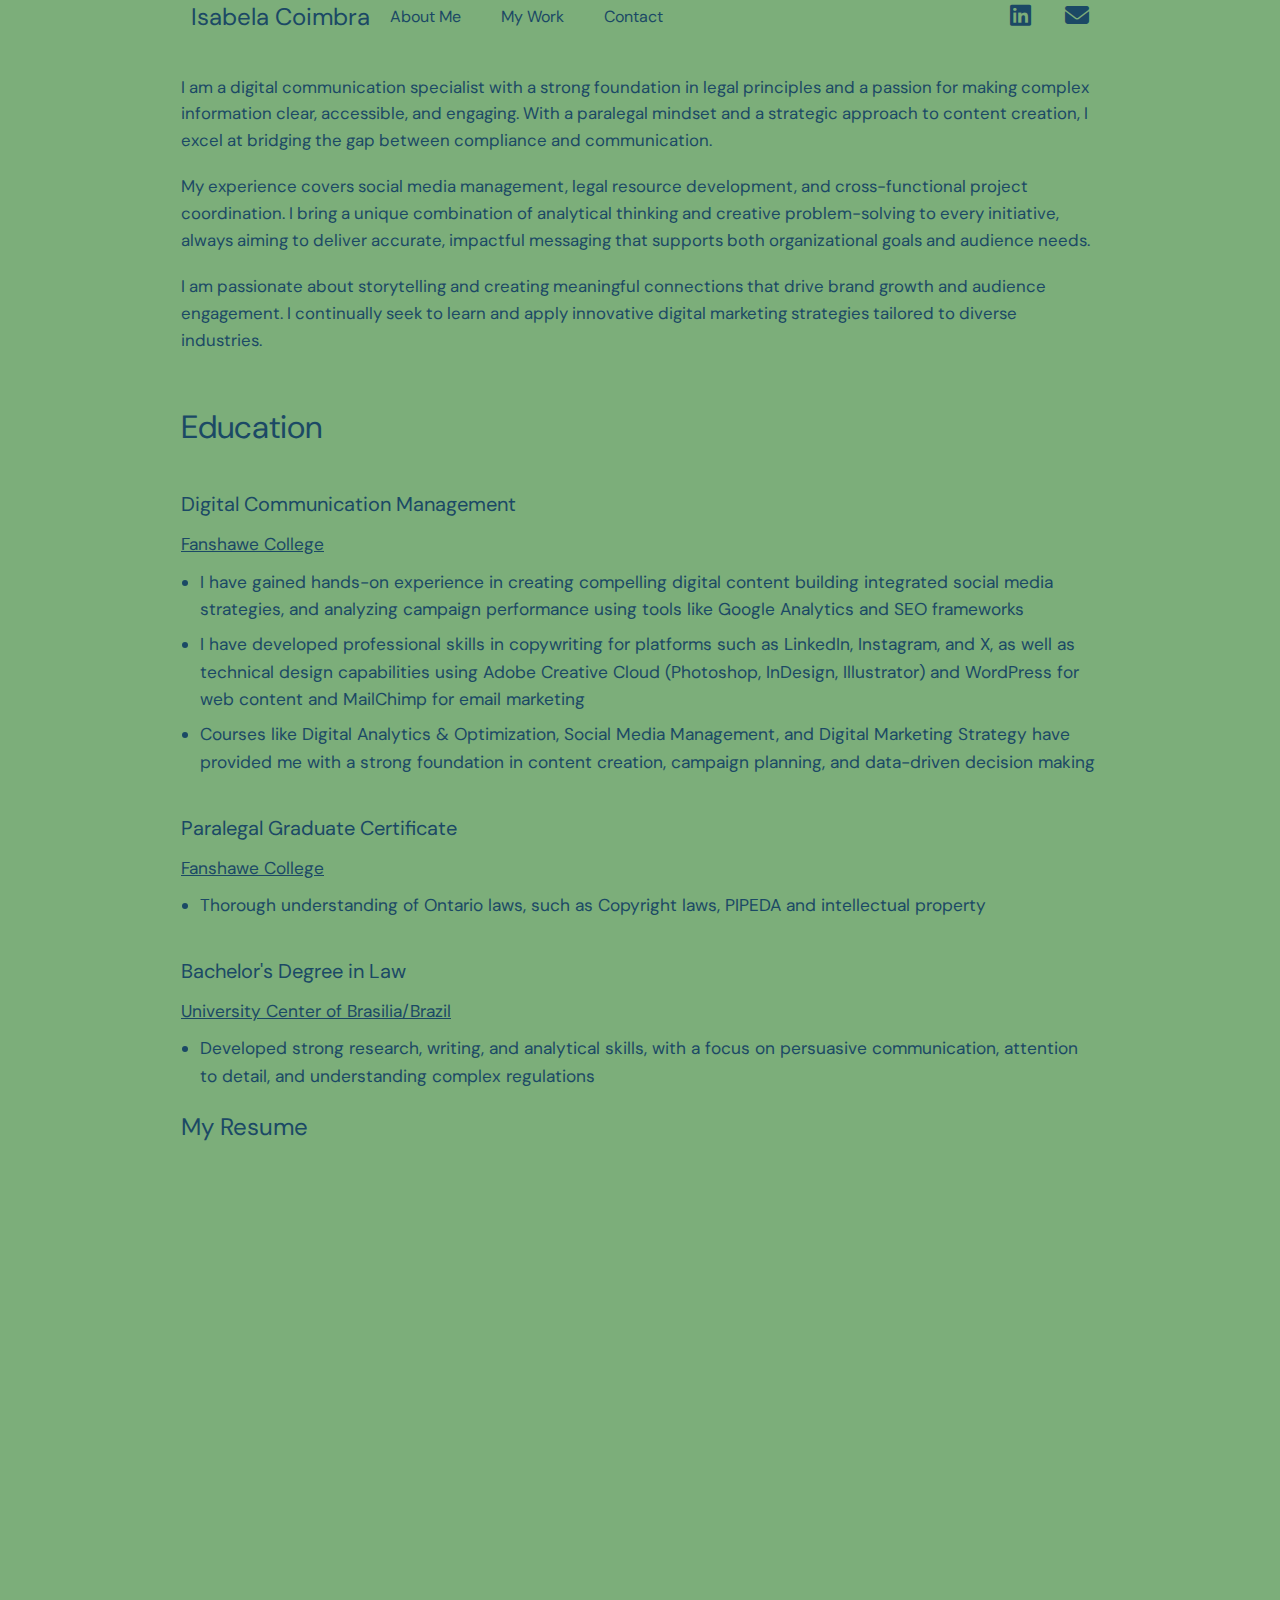
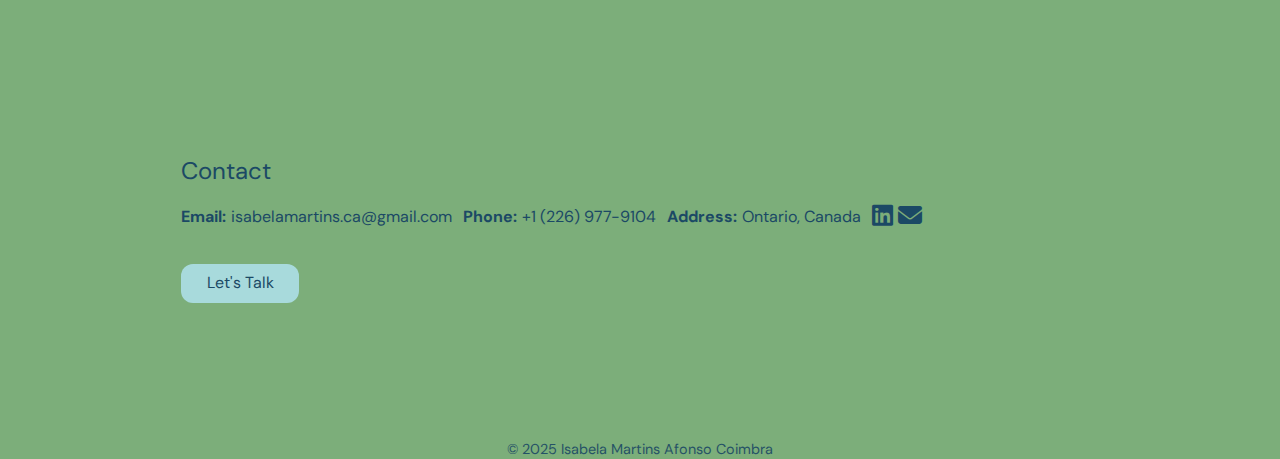
<file: public/about-me.html>
<!DOCTYPE html>
<html lang="en">

<head>
  <meta charset="UTF-8" />
  <meta name="viewport" content="width=device-width, initial-scale=1" />
  <title>About Me | Isabela Coimbra</title>
  <link href="https://fonts.googleapis.com/css2?family=DM+Sans:wght@400&display=swap" rel="stylesheet" />
  <link rel="stylesheet" href="https://cdnjs.cloudflare.com/ajax/libs/font-awesome/6.4.0/css/all.min.css" />
  <link rel="stylesheet" href="style.css" />
</head>

<body>
  <header class="container">
    <nav class="menu">
      <a href="index.html" class="logo">Isabela Coimbra</a>
      <ul class="nav-links">
        <li><a href="about-me.html" aria-current="page">About Me</a></li>
        <li><a href="work.html">My Work</a></li>
        <li><a href="contact.html">Contact</a></li>
      </ul>
      <div class="social-icons">
        <a href="https://www.linkedin.com/in/isabelaafonsocoimbra/" target="_blank" aria-label="LinkedIn">
          <i class="fab fa-linkedin"></i>
        </a>
        <a href="mailto:isabelamartins.ca@gmail.com" aria-label="Email">
          <i class="fas fa-envelope"></i>
        </a>
      </div>
    </nav>
  </header>

  <main class="container">
    <section class="about-me">
      <p>
        I am a digital communication specialist with a strong foundation in legal principles and a passion for making
        complex information clear, accessible, and engaging. With a paralegal mindset and a strategic approach to
        content creation, I excel at bridging the gap between compliance and communication.
      </p>
      <p></p>
      <p>
        My experience covers social media management, legal resource development, and cross-functional project
        coordination. I bring a unique combination of analytical thinking and creative problem-solving to every
        initiative, always aiming to deliver accurate, impactful messaging that supports both organizational goals and
        audience needs.
      </p>
      <p></p>
      <p>
        I am passionate about storytelling and creating meaningful connections that drive brand growth and audience
        engagement. I continually seek to learn and apply innovative digital marketing strategies tailored to diverse
        industries.
      </p>
    </section>
    <section class="education">
      <h2>Education</h2>
      <div>
        <h3>Digital Communication Management</h3>
        <p>
          <a href="https://www.fanshaweonline.ca/" target="_blank" aria-label="Fanshawe College">
            Fanshawe College
          </a>
        </p>
        <ul>
          <li>
            I have gained hands-on experience in creating compelling digital content building integrated social media
            strategies, and analyzing campaign performance using tools like Google Analytics and SEO frameworks
          </li>
          <li>
            I have developed professional skills in copywriting for platforms such as LinkedIn, Instagram, and X, as
            well
            as technical design capabilities using Adobe Creative Cloud (Photoshop, InDesign, Illustrator) and WordPress
            for web content and MailChimp for email marketing
          </li>
          <li>
            Courses like Digital Analytics & Optimization, Social Media Management, and Digital Marketing Strategy have
            provided me with a strong foundation in content creation, campaign planning, and data-driven decision making
          </li>
        </ul>
        <h3>Paralegal Graduate Certificate</h3>
        <p>
          <a href="https://www.fanshaweonline.ca/" target="_blank" aria-label="Fanshawe College">
            Fanshawe College
          </a>
        </p>
        <ul>
          <li>
            Thorough understanding of Ontario laws, such as Copyright laws, PIPEDA and intellectual property
          </li>
        </ul>
        <h3>Bachelor's Degree in Law</h3>
        <p>
          <a href="https://www.uniceub.br/" target="_blank" aria-label="University Center of Brasilia">
            University Center of Brasilia/Brazil
          </a>
        </p>
        <ul>
          <li>
            Developed strong research, writing, and analytical skills, with a focus on persuasive communication,
            attention
            to detail, and understanding complex regulations
          </li>
        </ul>

      </div>
    </section>
    <section class="resume-section">
      <h2>My Resume</h2>
      <div class="pdf-viewer">
        <iframe src="pdf/resume-isabela.pdf" width="100%" height="500px" frameborder="0"></iframe>
      </div>
    </section>
  </main>
  <footer class="container footer">
    <section class="contact-footer">
      <h2>Contact</h2>
      <ul class="contact-list">
        <li><strong>Email:</strong> <a href="mailto:isabelamartins.ca@gmail.com">isabelamartins.ca@gmail.com</a>
        </li>
        <li><strong>Phone:</strong> <a href="tel:+12269779104">+1 (226) 977-9104</a></li>
        <li><strong>Address:</strong> <a href="https://goo.gl/maps/x" target="_blank">Ontario, Canada</a></li>
        <li class="contact-social">
          <a href="https://www.linkedin.com/in/isabelaafonsocoimbra/" target="_blank" aria-label="LinkedIn">
            <i class="fab fa-linkedin"></i>
          </a>
          <a href="mailto:isabelamartins.ca@gmail.com" aria-label="Email">
            <i class="fas fa-envelope"></i>
          </a>
        </li>
      </ul>
      <a href="contact.html" class="btn-small">Let's Talk</a>
    </section>
    <div class="footer-bottom">
      <p>© 2025 Isabela Martins Afonso Coimbra</p>
    </div>
  </footer>
</body>

</html>
</file>
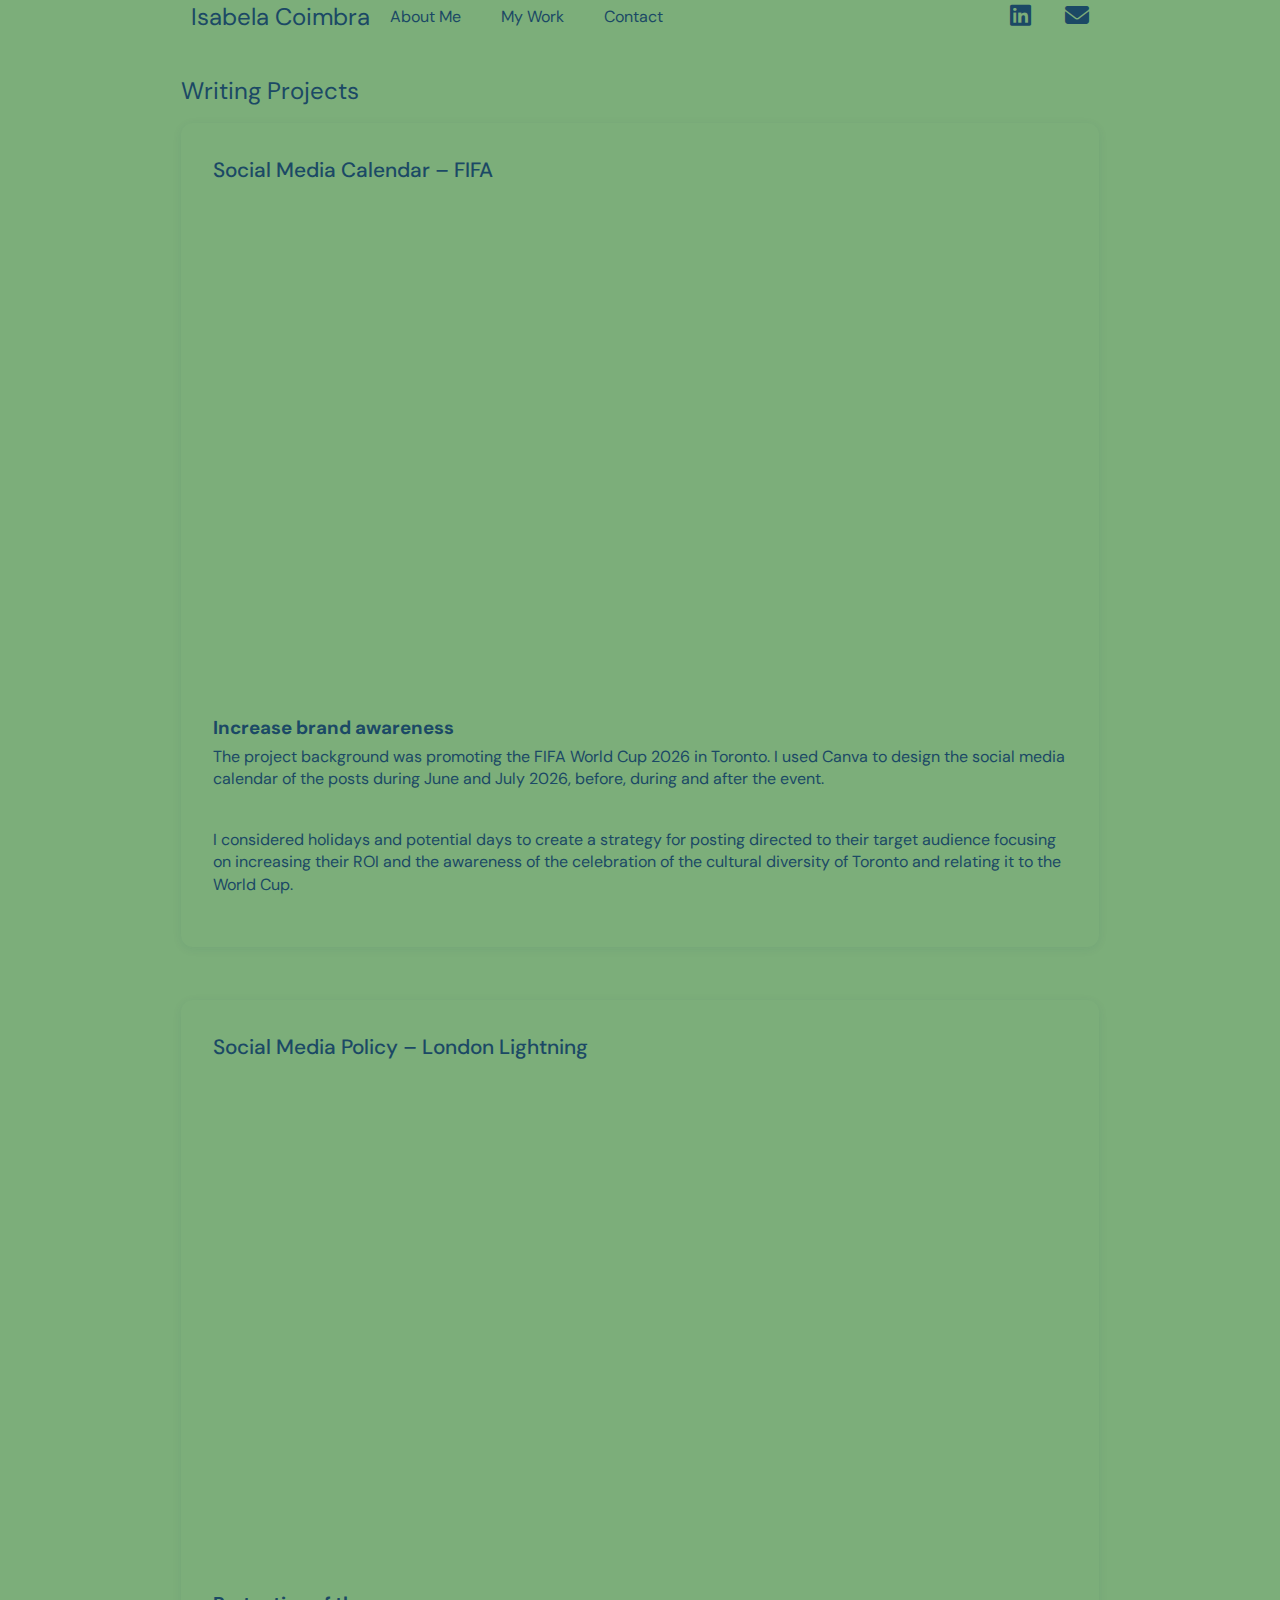
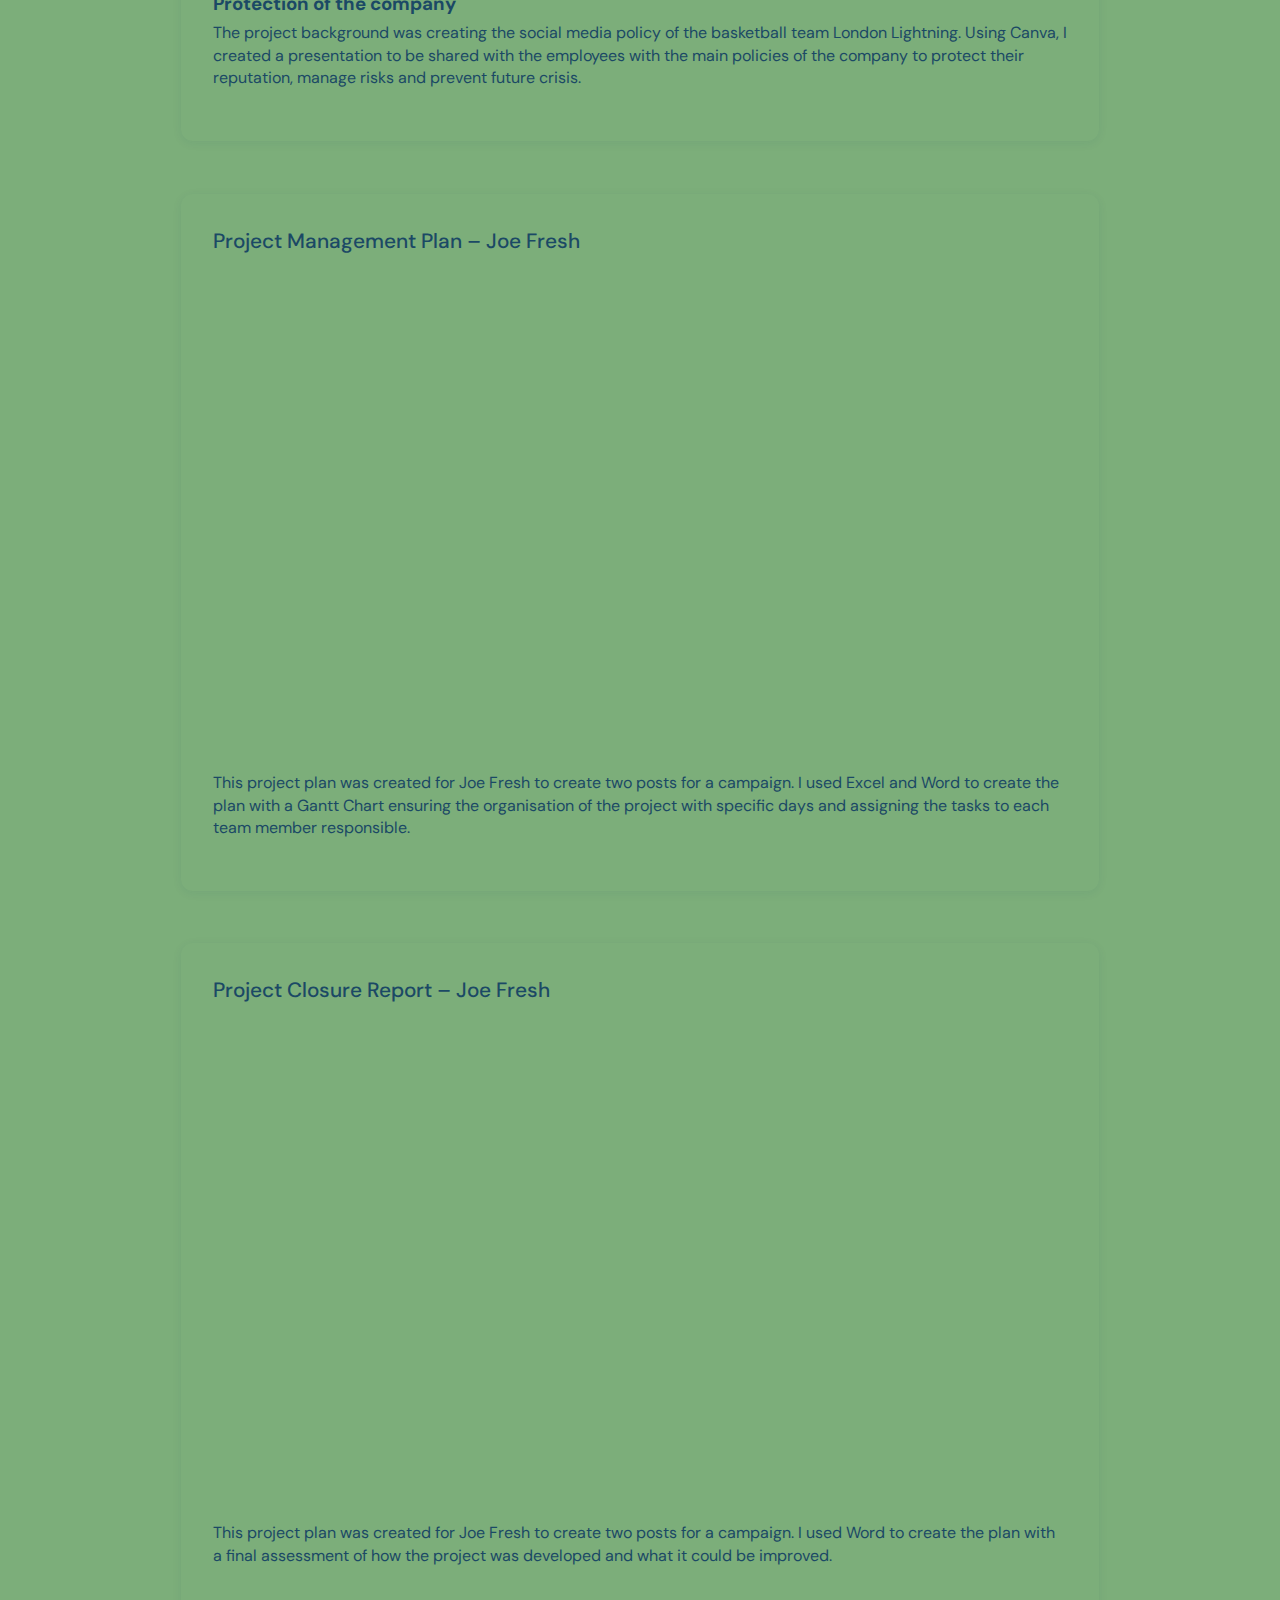
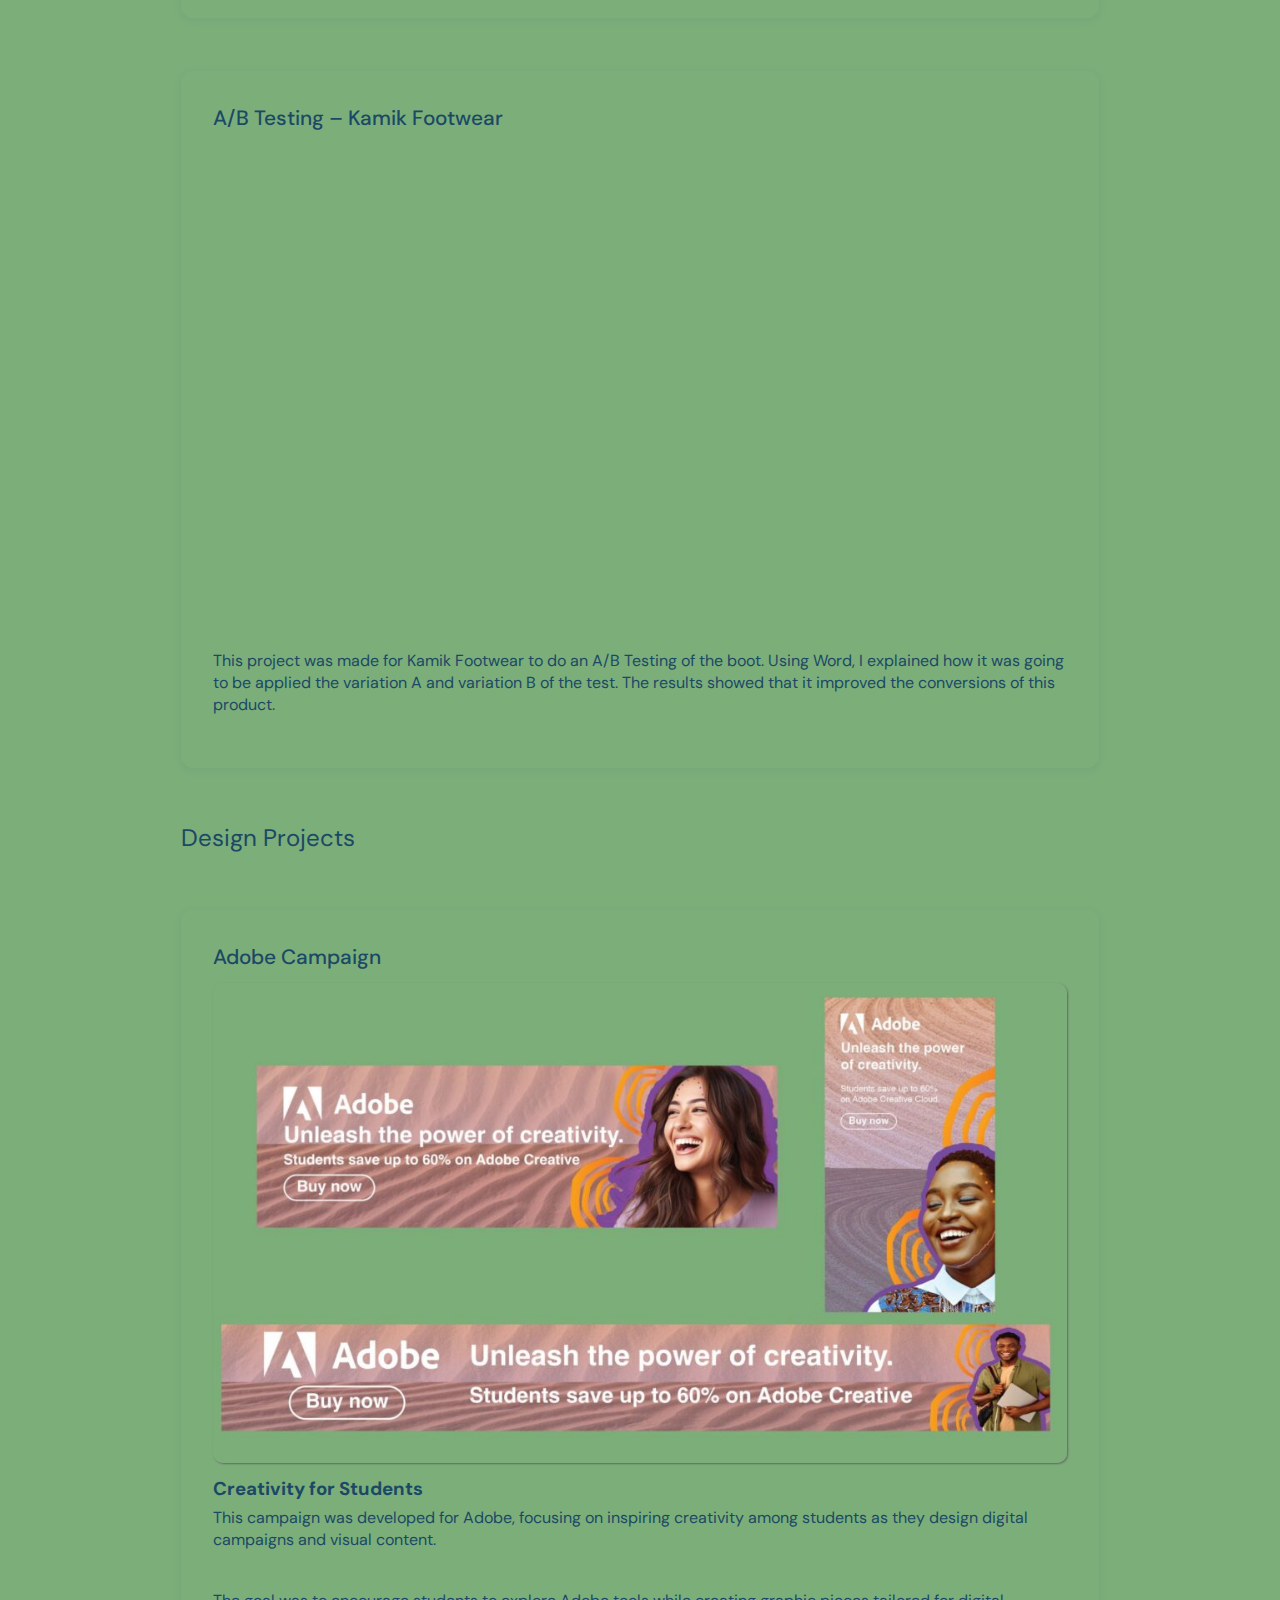
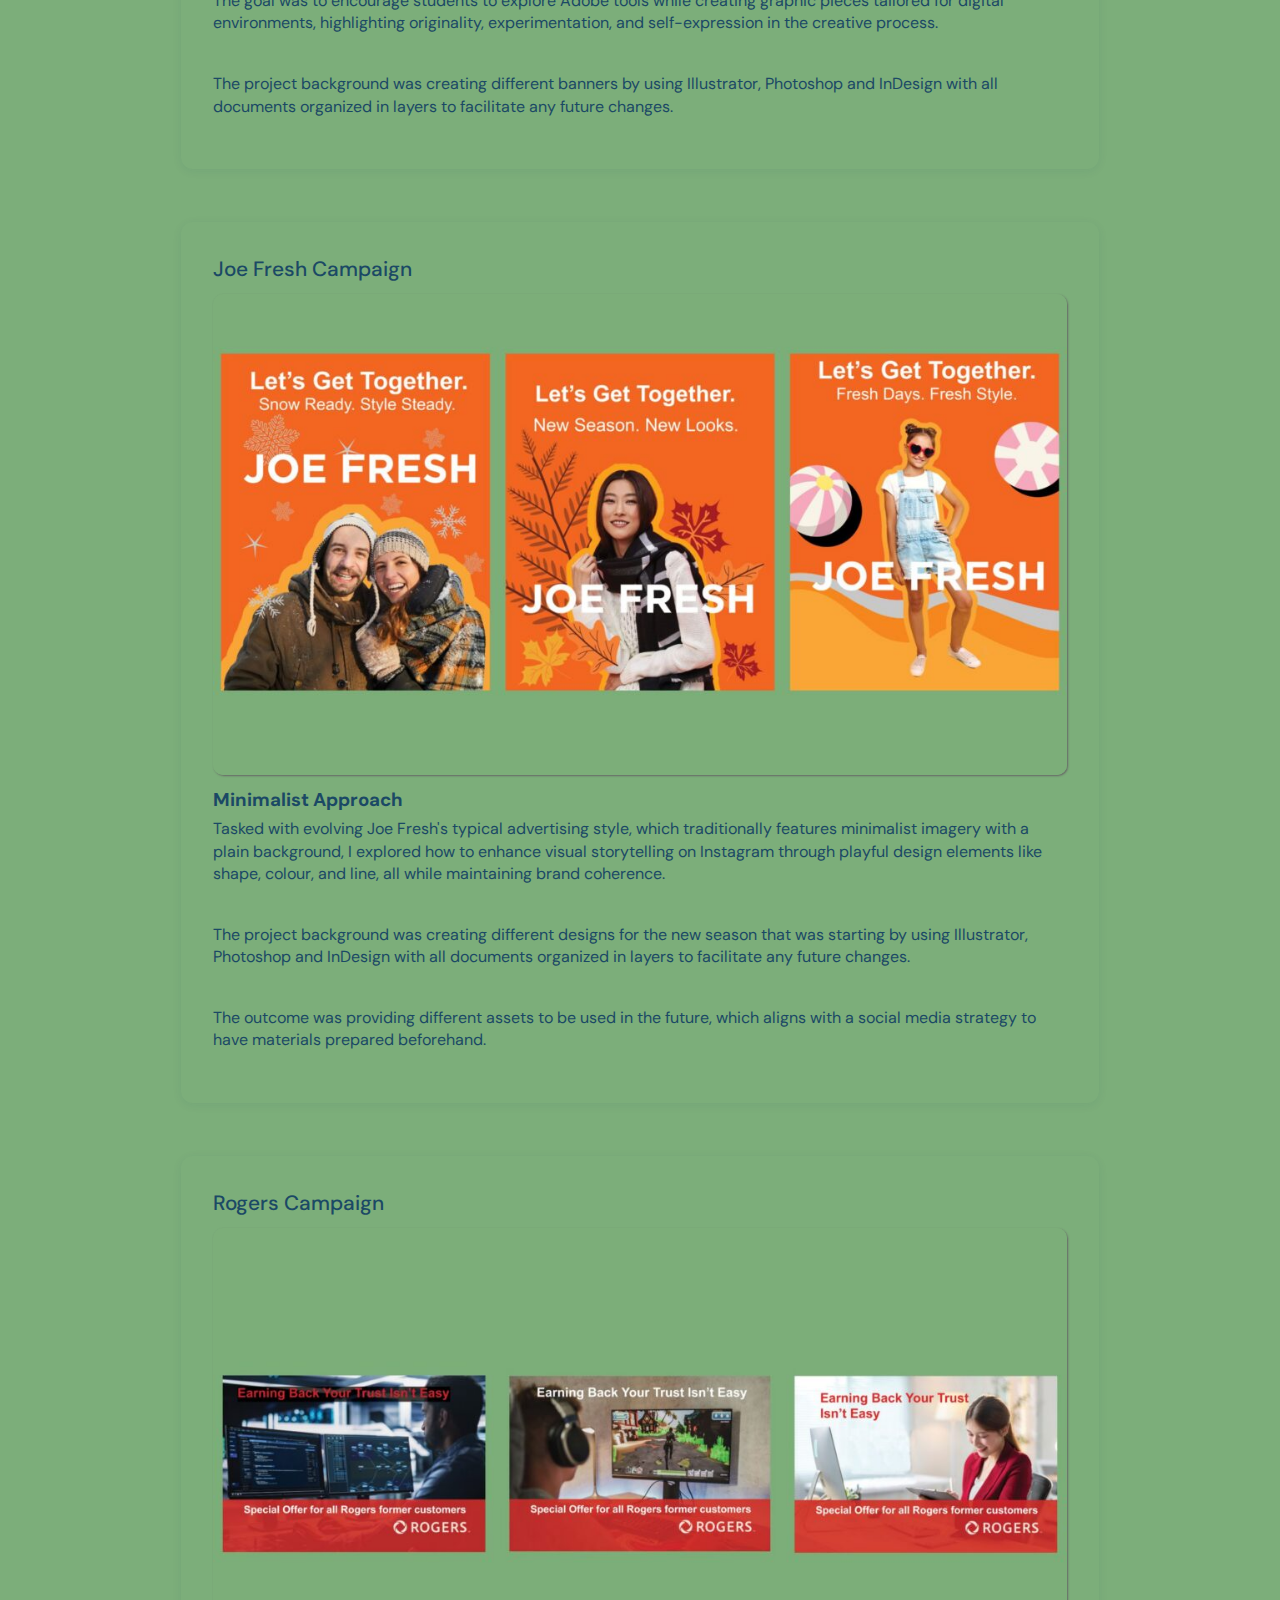
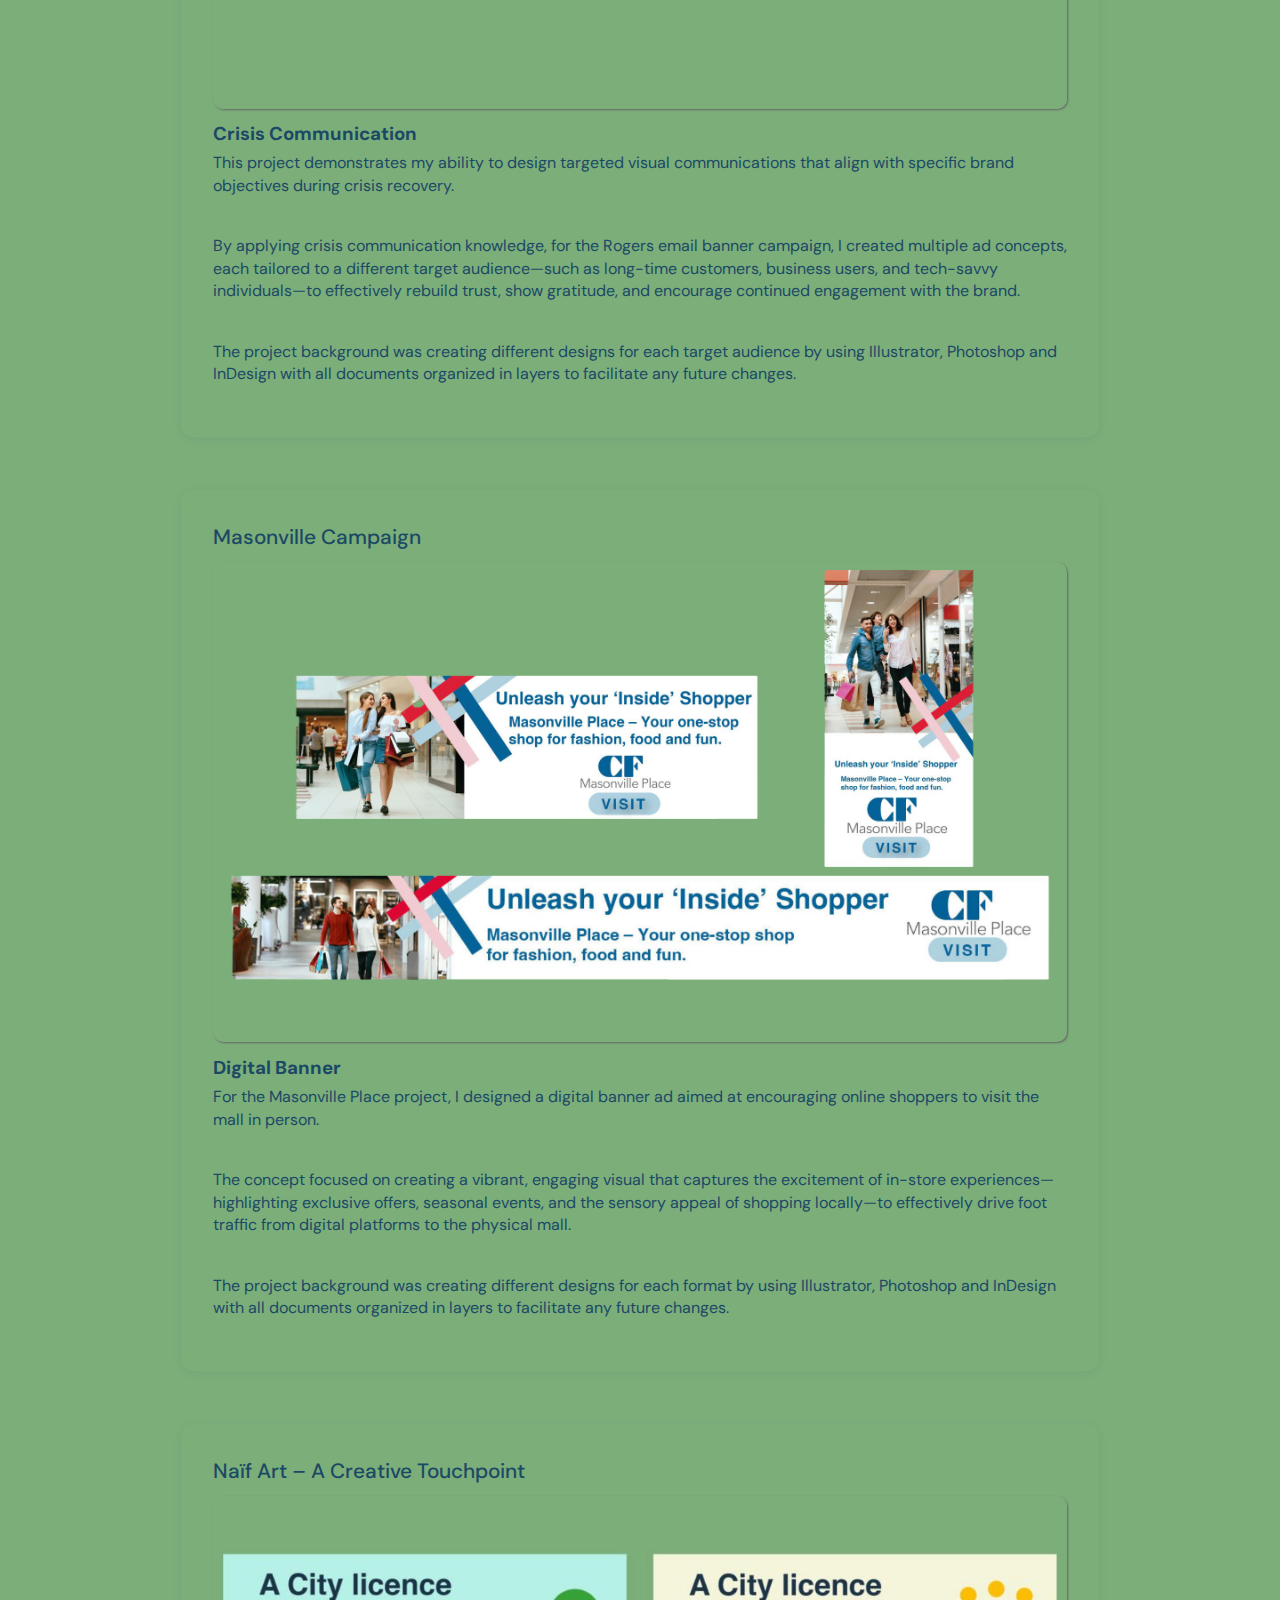
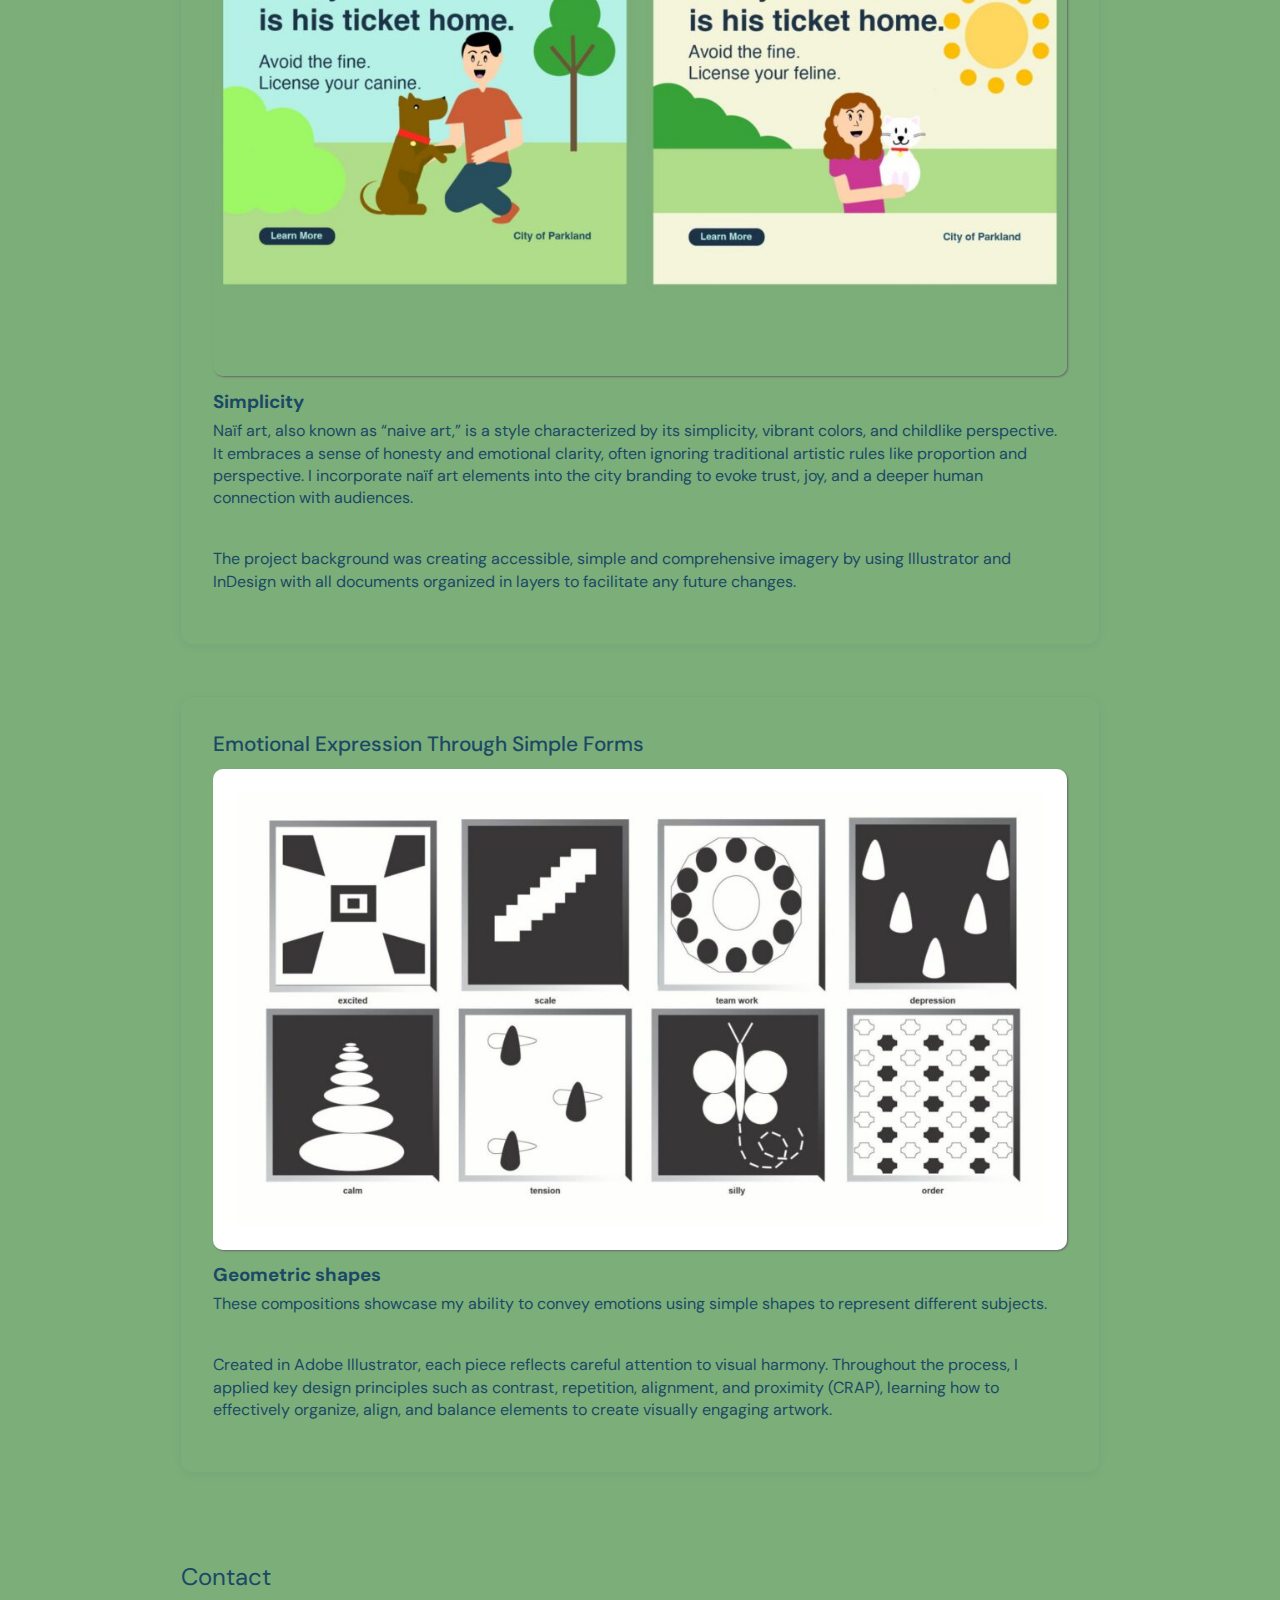
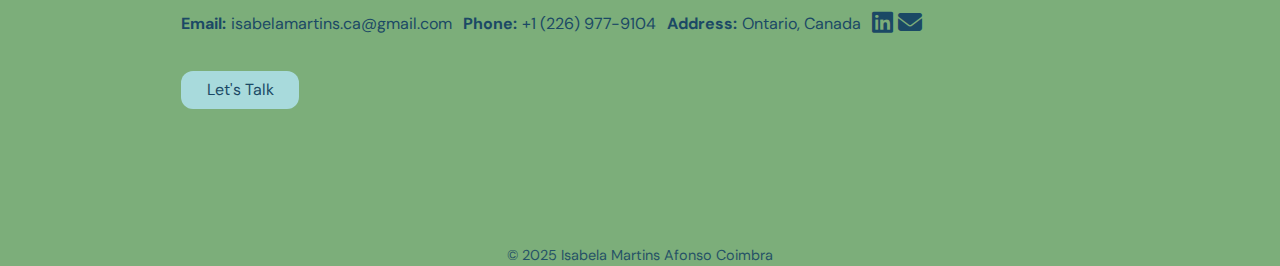
<file: public/work.html>
<!DOCTYPE html>
<html lang="en">

<head>
    <meta charset="UTF-8" />
    <meta name="viewport" content="width=device-width, initial-scale=1" />
    <title>My Work | Isabela Coimbra</title>
    <link href="https://fonts.googleapis.com/css2?family=DM+Sans:wght@400&display=swap" rel="stylesheet" />
    <link rel="stylesheet" href="https://cdnjs.cloudflare.com/ajax/libs/font-awesome/6.4.0/css/all.min.css" />
    <link rel="stylesheet" href="style.css" />
</head>

<body>
    <header class="container">
        <nav class="menu">
            <a href="index.html" class="logo">Isabela Coimbra</a>
            <ul class="nav-links">
                <li><a href="about-me.html">About Me</a></li>
                <li><a href="work.html" aria-current="page">My Work</a></li>
                <li><a href="contact.html">Contact</a></li>
            </ul>
            <div class="social-icons">
                <a href="https://www.linkedin.com/in/isabelaafonsocoimbra/" target="_blank" aria-label="LinkedIn">
                    <i class="fab fa-linkedin"></i>
                </a>
                <a href="mailto:isabelamartins.ca@gmail.com" aria-label="Email">
                    <i class="fas fa-envelope"></i>
                </a>
            </div>
        </nav>
    </header>

    <main class="container">
        <section class="my-work">
            <h2>Writing Projects</h2>
            <div class="work-projects">

                <!-- Exemplo de projeto usando PDF incorporado -->
                <article class="work-item">
                    <h2>Social Media Calendar – FIFA</h2>
                    <div class="pdf-viewer">
                        <iframe src="pdf/social-media-calendar.pdf" width="100%" height="500px"
                            frameborder="0"></iframe>
                    </div>
                    <h3>Increase brand awareness</h3>
                    <p>
                        The project background was promoting the FIFA World Cup 2026 in Toronto. I used Canva to design
                        the social media calendar of the posts during June and July 2026, before, during and after the
                        event.
                    </p>
                    <p></p>
                    <p>
                        I considered holidays and potential days to create a strategy for posting directed to their
                        target audience focusing on increasing their ROI and the awareness of the celebration of the
                        cultural
                        diversity of Toronto and relating it to the World Cup.
                    </p>
                </article>

                <article class="work-item">
                    <h2>Social Media Policy – London Lightning</h2>
                    <div class="pdf-viewer">
                        <iframe src="pdf/social-media-policy.pdf" width="100%" height="500px"
                            frameborder="0"></iframe>
                    </div>
                    <h3>Protection of the company</h3>
                    <p>
                        The project background was creating the social media policy of the basketball team London
                        Lightning. Using Canva, I created a presentation to be shared with the employees with the main
                        policies of the company to protect their reputation, manage risks and prevent future crisis.
                    </p>
                </article>

                <article class="work-item">
                    <h2>Project Management Plan – Joe Fresh</h2>
                    <div class="pdf-viewer">
                        <iframe src="pdf/project-plan.pdf" width="100%" height="500px" frameborder="0"></iframe>
                    </div>
                    <p>
                        This project plan was created for Joe Fresh to create two posts for a campaign. I used Excel
                        and Word to create the plan with a Gantt Chart ensuring the organisation of the project with
                        specific days and assigning the tasks to each team member responsible.
                    </p>
                </article>

                <article class="work-item">
                    <h2>Project Closure Report – Joe Fresh</h2>
                    <div class="pdf-viewer">
                        <iframe src="pdf/project-closure-report.pdf" width="100%" height="500px"
                            frameborder="0"></iframe>
                    </div>
                    <p>
                        This project plan was created for Joe Fresh to create two posts for a campaign. I used Word
                        to create the plan with a final assessment of how the project was developed and what it could be
                        improved.
                    </p>
                </article>

                <article class="work-item">
                    <h2>A/B Testing – Kamik Footwear</h2>
                    <div class="pdf-viewer">
                        <iframe src="pdf/ab-testing.pdf" width="100%" height="500px" frameborder="0"></iframe>
                    </div>
                    <p>
                        This project was made for Kamik Footwear to do an A/B Testing of the boot. Using Word, I
                        explained how it
                        was going to be applied the variation A and variation B of the test. The results showed that it
                        improved
                        the conversions of this product.
                    </p>
                </article>

                <h2>Design Projects</h2>

                <article class="work-item">
                    <h2>Adobe Campaign</h2>
                    <img src="assets/images/adobe.jpg" alt="Adobe Campaign" />
                    <h3>Creativity for Students</h3>
                    <p>
                        This campaign was developed for Adobe, focusing on inspiring creativity among students as they
                        design digital
                        campaigns and visual content.
                    </p>
                    <p></p>
                    <p>The goal was to encourage students to explore Adobe tools while creating graphic pieces tailored
                        for digital
                        environments, highlighting originality, experimentation, and self-expression in the creative
                        process.</p>
                    <p></p>
                    <p>The project background was creating different banners by using Illustrator, Photoshop and
                        InDesign with all
                        documents organized in layers to facilitate any future changes.</p>
                </article>

                <article class="work-item">
                    <h2>Joe Fresh Campaign</h2>
                    <img src="assets/images/joe-fresh.jpg" alt="Joe Fresh Campaign" />
                    <h3>Minimalist Approach</h3>
                    <p>
                        Tasked with evolving Joe Fresh's typical advertising style, which traditionally features
                        minimalist imagery with a plain background, I explored
                        how to enhance visual storytelling on Instagram through playful design elements like shape,
                        colour, and line, all while maintaining brand coherence.
                    </p>
                    <p></p>
                    <p>The project background was creating different designs for the new season that was starting by
                        using Illustrator, Photoshop and InDesign with all
                        documents organized in layers to facilitate any future changes.</p>
                    <p></p>
                    <p>The outcome was providing different assets to be used in the future, which aligns with a social
                        media strategy to have materials prepared beforehand.</p>
                </article>

                <article class="work-item">
                    <h2>Rogers Campaign</h2>
                    <img src="assets/images/rogers.jpg" alt="Rogers Campaign" />
                    <h3>Crisis Communication</h3>
                    <p>
                        This project demonstrates my ability to design targeted visual communications that align with
                        specific brand objectives during crisis recovery.
                    </p>
                    <p></p>
                    <p>By applying crisis communication knowledge, for the Rogers email banner campaign, I created
                        multiple ad concepts, each tailored to a different
                        target audience—such as long-time customers, business users, and tech-savvy individuals—to
                        effectively rebuild trust, show gratitude, and encourage
                        continued engagement with the brand.</p>
                    <p></p>
                    <p>The project background was creating different designs for each target audience by using
                        Illustrator, Photoshop and InDesign with all documents
                        organized in layers to facilitate any future changes.</p>
                </article>

                <article class="work-item">
                    <h2>Masonville Campaign</h2>
                    <img src="assets/images/digital-banner.png" alt="Masonville Campaign" />
                    <h3>Digital Banner</h3>
                    <p>
                        For the Masonville Place project, I designed a digital banner ad aimed at encouraging online
                        shoppers to visit the mall in person.
                    </p>
                    <p></p>
                    <p>The concept focused on creating a vibrant, engaging visual that captures the excitement of
                        in-store experiences—highlighting exclusive
                        offers, seasonal events, and the sensory appeal of shopping locally—to effectively drive foot
                        traffic from digital platforms to the physical mall.</p>
                    <p></p>
                    <p>The project background was creating different designs for each format by using Illustrator,
                        Photoshop and InDesign with all documents
                        organized in layers to facilitate any future changes.</p>
                </article>

                <article class="work-item">
                    <h2>Naïf Art – A Creative Touchpoint</h2>
                    <img src="assets/images/naif.jpg" alt="Naïf Art Campaign" />
                    <h3>Simplicity</h3>
                    <p>
                        Naïf art, also known as “naive art,” is a style characterized by its simplicity, vibrant colors,
                        and childlike perspective. It embraces
                        a sense of honesty and emotional clarity, often ignoring traditional artistic rules like
                        proportion and perspective. I incorporate naïf
                        art elements into the city branding to evoke trust, joy, and a deeper human connection with
                        audiences.
                    </p>
                    <p></p>
                    <p>The project background was creating accessible, simple and comprehensive imagery by using
                        Illustrator and InDesign with all documents
                        organized in layers to facilitate any future changes.</p>
                </article>

                <article class="work-item">
                    <h2>Emotional Expression Through Simple Forms</h2>
                    <img src="assets/images/geometric.jpg" alt="Emotional Expression Through Simple Forms" />
                    <h3>Geometric shapes</h3>
                    <p>
                        These compositions showcase my ability to convey emotions using simple shapes to represent
                        different subjects.
                    </p>
                    <p></p>
                    <p>Created in Adobe Illustrator, each piece reflects careful attention to visual harmony. Throughout
                        the process, I applied key design principles such as contrast, repetition, alignment, and
                        proximity (CRAP), learning how to effectively organize, align, and balance elements to create
                        visually engaging artwork.</p>
                </article>

            </div>
        </section>
    </main>

    <footer class="container footer">
        <section class="contact-footer">
            <h2>Contact</h2>
            <ul class="contact-list">
                <li><strong>Email:</strong> <a href="mailto:isabelamartins.ca@gmail.com">isabelamartins.ca@gmail.com</a>
                </li>
                <li><strong>Phone:</strong> <a href="tel:+12269779104">+1 (226) 977-9104</a></li>
                <li><strong>Address:</strong> <a href="https://goo.gl/maps/x" target="_blank">Ontario, Canada</a></li>
                <li class="contact-social">
                    <a href="https://www.linkedin.com/in/isabelaafonsocoimbra/" target="_blank" aria-label="LinkedIn">
                        <i class="fab fa-linkedin"></i>
                    </a>
                    <a href="mailto:isabelamartins.ca@gmail.com" aria-label="Email">
                        <i class="fas fa-envelope"></i>
                    </a>
                </li>
            </ul>
            <a href="contact.html" class="btn-small">Let's Talk</a>
        </section>
        <div class="footer-bottom">
            <p>© 2025 Isabela Martins Afonso Coimbra</p>
        </div>
    </footer>
</body>

</html>
</file>
<file: style.css>
* {
  margin: 0; padding: 0; box-sizing: border-box;
  font-family: 'DM Sans', sans-serif;
}

body {
  background: #7CAE7A;
  color: #1B4965;
  line-height: 1.4;
  font-size: 16px;
}

.container {
  max-width: 950px;
  margin: 0 auto;
  padding: 0 1rem;
}

main.container {
  margin-top: 2.5rem; /* Espaçamento entre header e conteúdo principal */
}

header {
  background: #7CAE7A;
  padding: 15px 1rem;
}

.menu {
  display: flex;
  align-items: center;
  justify-content: space-between;
}

.menu a {
  color: #1B4965;
  text-decoration: none;
  margin: 0 10px;
}

.menu .logo {
  font-weight: 400;
  font-size: 1.5em;
}

.nav-links {
  list-style: none;
  display: flex;
  gap: 20px;
}

.social-icons {
  margin-left: auto;
  display: flex;
  gap: 14px;
}

.social-icons a i,
.contact-social a i {
  font-size: 1.5em;
  color: #1B4965;
  cursor: pointer;
  transition: color 0.15s ease;
}

.social-icons a:hover i,
.contact-social a:hover i {
  color: #A8DADC;
}

.hero {
  display: flex;
  gap: 2rem;
  padding: 2rem 0;
  align-items: center;
}

.hero img.profile-pic {
  width: 240px;
  border-radius: 20px;
}

.hero-text h1 {
  font-weight: 400;
  font-size: 2.5rem;
  margin-bottom: 10px;
}

.btn, .btn-small {
  display: inline-block;
  padding: 0.5em 1.6em;
  background: #A8DADC;
  border-radius: 12px;
  color: #1B4965;
  font-weight: 400;
  text-decoration: none;
  cursor: pointer;
  margin: 0.8rem 0 0.5rem;
  transition: background-color 0.3s ease, box-shadow 0.3s ease, transform 0.2s ease;
}

.btn:hover, .btn-small:hover,
.btn:focus, .btn-small:focus {
  background-color: #84bfc1;
  box-shadow: 0 6px 16px rgba(27, 73, 101, 0.3);
  transform: translateY(-3px);
  outline: none;
}

.abilities {
  padding: 2rem 0;
}

.ability-cards {
  display: grid;
  grid-template-columns: 1fr 1fr;
  gap: 2rem;
}

.ability-card {
  background: #E5E5E5;
  border-radius: 10px;
  padding: 1rem;
  box-shadow: 0 4px 12px rgba(27, 73, 101, 0.15);
  transition: box-shadow 0.3s ease;
}

.ability-card:hover {
  box-shadow: 0 8px 24px rgba(27, 73, 101, 0.25);
}

.work-row {
  display: flex;
  gap: 2rem;
  margin-bottom: 2.5rem;
  flex-wrap: wrap;
}

.work-item {
  flex: 1 1 300px;
  border-radius: 16px;
  padding: 1rem;
  box-shadow: 1px 2px 8px rgba(27,73,101,0.07);
  display: flex;
  flex-direction: column;
  align-items: center;
}

.work-item img {
  width: 100%;
  border-radius: 10px;
  box-shadow: 1px 1px 2px #666;
  background: #7CAE7A;
}

.work-item h3 {
  margin-top: 0.8rem;
  margin-bottom: 0.8rem;
}

.work-item p {
  margin-bottom: 0.8rem;
}

footer {
  background: #7CAE7A;
  color: #1B4965;
  padding: 2rem 1rem;
  margin-top: 30px;
  display: flex;
  flex-wrap: wrap;
  justify-content: space-between;
  gap: 4rem;
  align-items: flex-start;
  position: relative;
}

h2 {
  font-weight: 400;
  margin-bottom: 1rem;
}

.contact-list {
  list-style: none;
  display: flex;
  gap: 0.7rem;
  flex-wrap: wrap;
  align-items: center;
  margin-bottom: 1rem;
  padding: 0;
}

.contact-list li {
  display: flex;
  align-items: center;
  gap: 0.3rem;
  white-space: nowrap;
}

.contact-list strong {
  color: #1B4965;
}

.contact-list a {
  color: #1B4965;
  text-decoration: underline;
}

.contact-social {
  display: flex;
  gap: 1.3rem;
  align-items: center;
  margin-left: 0; /* Remover margem para alinhamento correto */
}

.footer-bottom {
  width: 100%;
  text-align: center;
  font-size: 0.9em;
  opacity: 0.9;
  margin-top: 1.5rem;
}

/* Responsividade */
@media (max-width: 950px) {
  .footer {
    flex-direction: column;
  }
  .contact-social {
    margin-left: 0;
    margin-bottom: 1rem;
    justify-content: center;
  }
}

@media (max-width: 800px) {
  .menu {
    flex-direction: column;
    gap: 0;
  }
  .nav-links,
  .social-icons {
    justify-content: center;
    margin-left: 0;
    margin-top: 10px;
  }
  .hero {
    flex-direction: column;
    text-align: center;
  }
  .profile-pic {
    margin-bottom: 1.5rem;
  }
  .ability-cards {
    grid-template-columns: 1fr;
    gap: 1rem;
  }
  .ability-card {
    width: 100%;
  }
}

/* Efeito hover geral para links, botões e logo */
.menu a,
.menu .logo,
.contact-list a,
.contact-social a,
.education a {
  color: #1B4965;
  text-decoration: none;
  transition: color 0.3s ease, text-decoration-color 0.3s ease;
  position: relative;
  cursor: pointer;
}

.menu a:hover,
.menu a:focus,
.menu .logo:hover,
.menu .logo:focus,
.contact-list a:hover,
.contact-list a:focus,
.contact-social a:hover,
.contact-social a:focus,
.education a:hover,
.education a:focus{
  color: #84bfc1;
  text-decoration-color: #84bfc1;
  outline: none;
}

.social-icons a i,
.contact-social a i {
  font-size: 1.5em;
  color: #1B4965;
  transition: color 0.15s ease;
  cursor: pointer;
}

.social-icons a:hover i,
.contact-social a:hover i {
  color: #A8DADC;
}

section {
  margin-bottom: 3rem;
}

section.my-work {
  margin-bottom: 2.2rem; /* um pouco menor para contato não ficar tão distante */
}

.about-me .btn-small,
.hero .btn,
.my-work .btn-small,
.contact-footer .btn-small {
  margin-top: 1.1rem;
  margin-bottom: 0;
  align-self: flex-start; /* mantêm à esquerda */
}

.my-work .btn-small {
  margin-top: 1.1rem;
  align-self: flex-start;
}

.contact-footer {
  margin-top: 2.5rem;
}

.contact-footer .btn-small {
  margin-top: 1.1rem;
  align-self: flex-start;
}

.education {
  max-width: 950px;
  margin: 2.5rem auto 0 auto;
  color: #1B4965;
  font-size: 1.08rem;
  line-height: 1.6;
}

.education h2 {
  font-weight: 400;
  font-size: 2rem;
  margin-top: 3rem;
  margin-bottom: 1.2rem;
}

.education h3 {
  font-weight: 400;
  font-size: 1.25rem;
  margin-top: 2.2rem;
  margin-bottom: 0.7rem;
}

.education p {
  margin-bottom: 0.7rem;
}

.education a {
  color: #1B4965;
  text-decoration: underline;
}

.education ul {
  margin-top: 0.6rem;
  margin-bottom: 1.2rem;
  padding-left: 1.2rem;
}

.education li {
  margin-bottom: 0.45rem;
}

/* Garantir margem entre diferentes cursos */
.education h3 + p {
  margin-bottom: 0.3rem;
}

.about-me {
  margin-top: 2.5rem;
  max-width: 950px;
  margin-left: auto;
  margin-right: auto;
  text-align: left; /* Garante alinhamento à esquerda */
  color: #1B4965;
  font-size: 1.05rem;
  line-height: 1.6;
}

.about-me h2 {
  font-weight: 400;
  font-size: 1.8rem;
  margin-bottom: 1.2rem;
}

/* Ajuste espaçamento entre parágrafos */
.about-me p {
  margin-bottom: 1.2rem;
}

.work-projects {
  display: flex;
  flex-direction: column;
  gap: 2.5rem;
}

.work-item {
  border-radius: 12px;
  padding: 2rem;
  margin-bottom: 0.8rem;
  box-shadow: 0 2px 10px rgba(27, 73, 101, 0.08);
  display: flex;
  flex-direction: column;
  align-items: flex-start;
}

.work-item h2 {
  font-size: 1.3rem;
  font-weight: 500;
  margin-bottom: 0.7rem;
  color: #1B4965;
}

.pdf-viewer {
  width: 100%;
  margin: 1rem 0 1.3rem 0;
  border: 1px solid #1B4965;
  border-radius: 10px;
  overflow: hidden;
  background: #fff;
}

.work-item p {
  margin-bottom: 1.2rem;
  color: #1B4965;
}

.work-item .btn-small {
  margin-top: 0.2rem;
}

.work-projects h3 {
  margin-bottom: 0.3rem;
}

.contact-form-section {
  max-width: 870px;
  margin: 2.8rem auto;
}

.contact-form {
  display: flex;
  flex-direction: column;
  gap: 1.2rem;
}

.form-row {
  display: flex;
  gap: 2%;
  margin-bottom: 1.1rem;
}

.form-group {
  flex: 1 1 0;
  display: flex;
  flex-direction: column;
  gap: 0.5rem;
}

.form-group.full-width {
  width: 100%;
}

label {
  color: #1B4965;
  font-size: 1.07rem;
  margin-bottom: 0.25rem;
}

input, textarea {
  padding: 0.7em 1em;
  font-size: 1rem;
  border: 1.5px solid #A8DADC;
  border-radius: 7px;
  background: #7CAE7A;
  color: #1B4965;
  transition: border-color 0.2s;
}

input:focus, textarea:focus {
  border-color: #1B4965;
  outline: none;
}

textarea {
  resize: vertical;
  min-height: 120px;
}

.contact-form button,
.contact-form .btn {
  width: auto;              /* botão com largura automática */
  min-width: 140px;         /* largura mínima confortável */
  max-width: 220px;         /* opcional, para não crescer demais */
  display: block;
  margin: 2rem auto 0 auto; /* centralizado e com espaçamento acima */
  padding: 0.7em 2em;
  background: #A8DADC;
  border-radius: 12px;
  color: #1B4965;
  font-weight: 400;
  border: none;
  box-shadow: 0 6px 16px rgba(27, 73, 101, 0.16);
  transition: background 0.3s, box-shadow 0.2s, transform 0.2s;
  cursor: pointer;
}

.contact-form button:hover,
.contact-form .btn:hover,
.contact-form button:focus,
.contact-form .btn:focus {
  background: #84bfc1;
  transform: translateY(-2px);
  box-shadow: 0 8px 22px rgba(27, 73, 101, 0.24);
}

/* Remova qualquer regra anterior que defina width: 100% para .btn ou button no contexto do formulário  */

.btn,
.btn-small,
button,
input[type="submit"] {
  font-size: 1rem; /* ou o valor usado na maioria dos botões, geralmente entre 1rem e 1.15rem */
  font-family: 'DM Sans', sans-serif;
  font-weight: 400;
}
</file>
<file: public/style.css>
* {
  margin: 0; padding: 0; box-sizing: border-box;
  font-family: 'DM Sans', sans-serif;
}

body {
  background: #7CAE7A;
  color: #1B4965;
  line-height: 1.4;
  font-size: 16px;
}

.container {
  max-width: 950px;
  margin: 0 auto;
  padding: 0 1rem;
}

main.container {
  margin-top: 2.5rem; /* Espaçamento entre header e conteúdo principal */
}

header {
  background: #7CAE7A;
  padding: 15px 1rem;
}

.menu {
  display: flex;
  align-items: center;
  justify-content: space-between;
}

.menu a {
  color: #1B4965;
  text-decoration: none;
  margin: 0 10px;
}

.menu .logo {
  font-weight: 400;
  font-size: 1.5em;
}

.nav-links {
  list-style: none;
  display: flex;
  gap: 20px;
}

.social-icons {
  margin-left: auto;
  display: flex;
  gap: 14px;
}

.social-icons a i,
.contact-social a i {
  font-size: 1.5em;
  color: #1B4965;
  cursor: pointer;
  transition: color 0.15s ease;
}

.social-icons a:hover i,
.contact-social a:hover i {
  color: #A8DADC;
}

.hero {
  display: flex;
  gap: 2rem;
  padding: 2rem 0;
  align-items: center;
}

.hero img.profile-pic {
  width: 240px;
  border-radius: 20px;
}

.hero-text h1 {
  font-weight: 400;
  font-size: 2.5rem;
  margin-bottom: 10px;
}

.btn, .btn-small {
  display: inline-block;
  padding: 0.5em 1.6em;
  background: #A8DADC;
  border-radius: 12px;
  color: #1B4965;
  font-weight: 400;
  text-decoration: none;
  cursor: pointer;
  margin: 0.8rem 0 0.5rem;
  transition: background-color 0.3s ease, box-shadow 0.3s ease, transform 0.2s ease;
}

.btn:hover, .btn-small:hover,
.btn:focus, .btn-small:focus {
  background-color: #84bfc1;
  box-shadow: 0 6px 16px rgba(27, 73, 101, 0.3);
  transform: translateY(-3px);
  outline: none;
}

.abilities {
  padding: 2rem 0;
}

.ability-cards {
  display: grid;
  grid-template-columns: 1fr 1fr;
  gap: 2rem;
}

.ability-card {
  background: #E5E5E5;
  border-radius: 10px;
  padding: 1rem;
  box-shadow: 0 4px 12px rgba(27, 73, 101, 0.15);
  transition: box-shadow 0.3s ease;
}

.ability-card:hover {
  box-shadow: 0 8px 24px rgba(27, 73, 101, 0.25);
}

.work-row {
  display: flex;
  gap: 2rem;
  margin-bottom: 2.5rem;
  flex-wrap: wrap;
}

.work-item {
  flex: 1 1 300px;
  border-radius: 16px;
  padding: 1rem;
  box-shadow: 1px 2px 8px rgba(27,73,101,0.07);
  display: flex;
  flex-direction: column;
  align-items: center;
}

.work-item img {
  width: 100%;
  border-radius: 10px;
  box-shadow: 1px 1px 2px #666;
  background: #7CAE7A;
}

.work-item h3 {
  margin-top: 0.8rem;
  margin-bottom: 0.8rem;
}

.work-item p {
  margin-bottom: 0.8rem;
}

footer {
  background: #7CAE7A;
  color: #1B4965;
  padding: 2rem 1rem;
  margin-top: 30px;
  display: flex;
  flex-wrap: wrap;
  justify-content: space-between;
  gap: 4rem;
  align-items: flex-start;
  position: relative;
}

h2 {
  font-weight: 400;
  margin-bottom: 1rem;
}

.contact-list {
  list-style: none;
  display: flex;
  gap: 0.7rem;
  flex-wrap: wrap;
  align-items: center;
  margin-bottom: 1rem;
  padding: 0;
}

.contact-list li {
  display: flex;
  align-items: center;
  gap: 0.3rem;
  white-space: nowrap;
}

.contact-list strong {
  color: #1B4965;
}

.contact-list a {
  color: #1B4965;
  text-decoration: underline;
}

.contact-social {
  display: flex;
  gap: 1.3rem;
  align-items: center;
  margin-left: 0; /* Remover margem para alinhamento correto */
}

.footer-bottom {
  width: 100%;
  text-align: center;
  font-size: 0.9em;
  opacity: 0.9;
  margin-top: 1.5rem;
}

/* Responsividade */
@media (max-width: 950px) {
  .footer {
    flex-direction: column;
  }
  .contact-social {
    margin-left: 0;
    margin-bottom: 1rem;
    justify-content: center;
  }
}

@media (max-width: 800px) {
  .menu {
    flex-direction: column;
    gap: 0;
  }
  .nav-links,
  .social-icons {
    justify-content: center;
    margin-left: 0;
    margin-top: 10px;
  }
  .hero {
    flex-direction: column;
    text-align: center;
  }
  .profile-pic {
    margin-bottom: 1.5rem;
  }
  .ability-cards {
    grid-template-columns: 1fr;
    gap: 1rem;
  }
  .ability-card {
    width: 100%;
  }
}

/* Efeito hover geral para links, botões e logo */
.menu a,
.menu .logo,
.contact-list a,
.contact-social a,
.education a {
  color: #1B4965;
  text-decoration: none;
  transition: color 0.3s ease, text-decoration-color 0.3s ease;
  position: relative;
  cursor: pointer;
}

.menu a:hover,
.menu a:focus,
.menu .logo:hover,
.menu .logo:focus,
.contact-list a:hover,
.contact-list a:focus,
.contact-social a:hover,
.contact-social a:focus,
.education a:hover,
.education a:focus{
  color: #84bfc1;
  text-decoration-color: #84bfc1;
  outline: none;
}

.social-icons a i,
.contact-social a i {
  font-size: 1.5em;
  color: #1B4965;
  transition: color 0.15s ease;
  cursor: pointer;
}

.social-icons a:hover i,
.contact-social a:hover i {
  color: #A8DADC;
}

section {
  margin-bottom: 3rem;
}

section.my-work {
  margin-bottom: 2.2rem; /* um pouco menor para contato não ficar tão distante */
}

.about-me .btn-small,
.hero .btn,
.my-work .btn-small,
.contact-footer .btn-small {
  margin-top: 1.1rem;
  margin-bottom: 0;
  align-self: flex-start; /* mantêm à esquerda */
}

.my-work .btn-small {
  margin-top: 1.1rem;
  align-self: flex-start;
}

.contact-footer {
  margin-top: 2.5rem;
}

.contact-footer .btn-small {
  margin-top: 1.1rem;
  align-self: flex-start;
}

.education {
  max-width: 950px;
  margin: 2.5rem auto 0 auto;
  color: #1B4965;
  font-size: 1.08rem;
  line-height: 1.6;
}

.education h2 {
  font-weight: 400;
  font-size: 2rem;
  margin-top: 3rem;
  margin-bottom: 1.2rem;
}

.education h3 {
  font-weight: 400;
  font-size: 1.25rem;
  margin-top: 2.2rem;
  margin-bottom: 0.7rem;
}

.education p {
  margin-bottom: 0.7rem;
}

.education a {
  color: #1B4965;
  text-decoration: underline;
}

.education ul {
  margin-top: 0.6rem;
  margin-bottom: 1.2rem;
  padding-left: 1.2rem;
}

.education li {
  margin-bottom: 0.45rem;
}

/* Garantir margem entre diferentes cursos */
.education h3 + p {
  margin-bottom: 0.3rem;
}

.about-me {
  margin-top: 2.5rem;
  max-width: 950px;
  margin-left: auto;
  margin-right: auto;
  text-align: left; /* Garante alinhamento à esquerda */
  color: #1B4965;
  font-size: 1.05rem;
  line-height: 1.6;
}

.about-me h2 {
  font-weight: 400;
  font-size: 1.8rem;
  margin-bottom: 1.2rem;
}

/* Ajuste espaçamento entre parágrafos */
.about-me p {
  margin-bottom: 1.2rem;
}

.work-projects {
  display: flex;
  flex-direction: column;
  gap: 2.5rem;
}

.work-item {
  border-radius: 12px;
  padding: 2rem;
  margin-bottom: 0.8rem;
  box-shadow: 0 2px 10px rgba(27, 73, 101, 0.08);
  display: flex;
  flex-direction: column;
  align-items: flex-start;
}

.work-item h2 {
  font-size: 1.3rem;
  font-weight: 500;
  margin-bottom: 0.7rem;
  color: #1B4965;
}

.pdf-embed {
  width: 100%;
  max-width: 800px;      /* Limite para desktop, ajuste para seu layout */
  aspect-ratio: 16/9;    /* Mantém retangular e proporcional */
  min-height: 480px;     /* Garante mínimo decente em desktop */
  border: 1.5px solid #A8DADC;
  border-radius: 10px;
  margin: 1.2rem auto;
  display: block;
}

@media (max-width: 900px) {
  .pdf-embed {
    display: none;
  }
  .download-btn {
    display: block;
    width: 100%;
    margin-top: 0.7em;
  }
}

.work-item p {
  margin-bottom: 1.2rem;
  color: #1B4965;
}

.work-item .btn-small {
  margin-top: 0.2rem;
}

.work-projects h3 {
  margin-bottom: 0.3rem;
}

.contact-form-section {
  max-width: 870px;
  margin: 2.8rem auto;
}

.contact-form {
  display: flex;
  flex-direction: column;
  gap: 1.2rem;
}

.form-row {
  display: flex;
  gap: 2%;
  margin-bottom: 1.1rem;
}

.form-group {
  flex: 1 1 0;
  display: flex;
  flex-direction: column;
  gap: 0.5rem;
}

.form-group.full-width {
  width: 100%;
}

label {
  color: #1B4965;
  font-size: 1.07rem;
  margin-bottom: 0.25rem;
}

input, textarea {
  padding: 0.7em 1em;
  font-size: 1rem;
  border: 1.5px solid #A8DADC;
  border-radius: 7px;
  background: #7CAE7A;
  color: #1B4965;
  transition: border-color 0.2s;
}

input:focus, textarea:focus {
  border-color: #1B4965;
  outline: none;
}

textarea {
  resize: vertical;
  min-height: 120px;
}

.contact-form button,
.contact-form .btn {
  width: auto;              /* botão com largura automática */
  min-width: 140px;         /* largura mínima confortável */
  max-width: 220px;         /* opcional, para não crescer demais */
  display: block;
  margin: 2rem auto 0 auto; /* centralizado e com espaçamento acima */
  padding: 0.7em 2em;
  background: #A8DADC;
  border-radius: 12px;
  color: #1B4965;
  font-weight: 400;
  border: none;
  box-shadow: 0 6px 16px rgba(27, 73, 101, 0.16);
  transition: background 0.3s, box-shadow 0.2s, transform 0.2s;
  cursor: pointer;
}

.contact-form button:hover,
.contact-form .btn:hover,
.contact-form button:focus,
.contact-form .btn:focus {
  background: #84bfc1;
  transform: translateY(-2px);
  box-shadow: 0 8px 22px rgba(27, 73, 101, 0.24);
}

/* Remova qualquer regra anterior que defina width: 100% para .btn ou button no contexto do formulário  */

.btn,
.btn-small,
button,
input[type="submit"] {
  font-size: 1rem; /* ou o valor usado na maioria dos botões, geralmente entre 1rem e 1.15rem */
  font-family: 'DM Sans', sans-serif;
  font-weight: 400;
}

.download-btn {
  display: inline-block;
  margin: 0.5rem 0 1.3rem 0;
  padding: 0.35em 1em;
  font-size: 0.95rem;
  border-radius: 9px;
  background: #A8DADC;
  color: #1B4965;
  font-family: inherit;
  text-decoration: none;
  transition: background 0.2s, color 0.2s;
  border: none;
  cursor: pointer;
  box-shadow: 0 4px 13px rgba(27,73,101,0.16);
}
.download-btn:hover,
.download-btn:focus {
  background: #84bfc1;
  color: #033c57;
}
</file>
